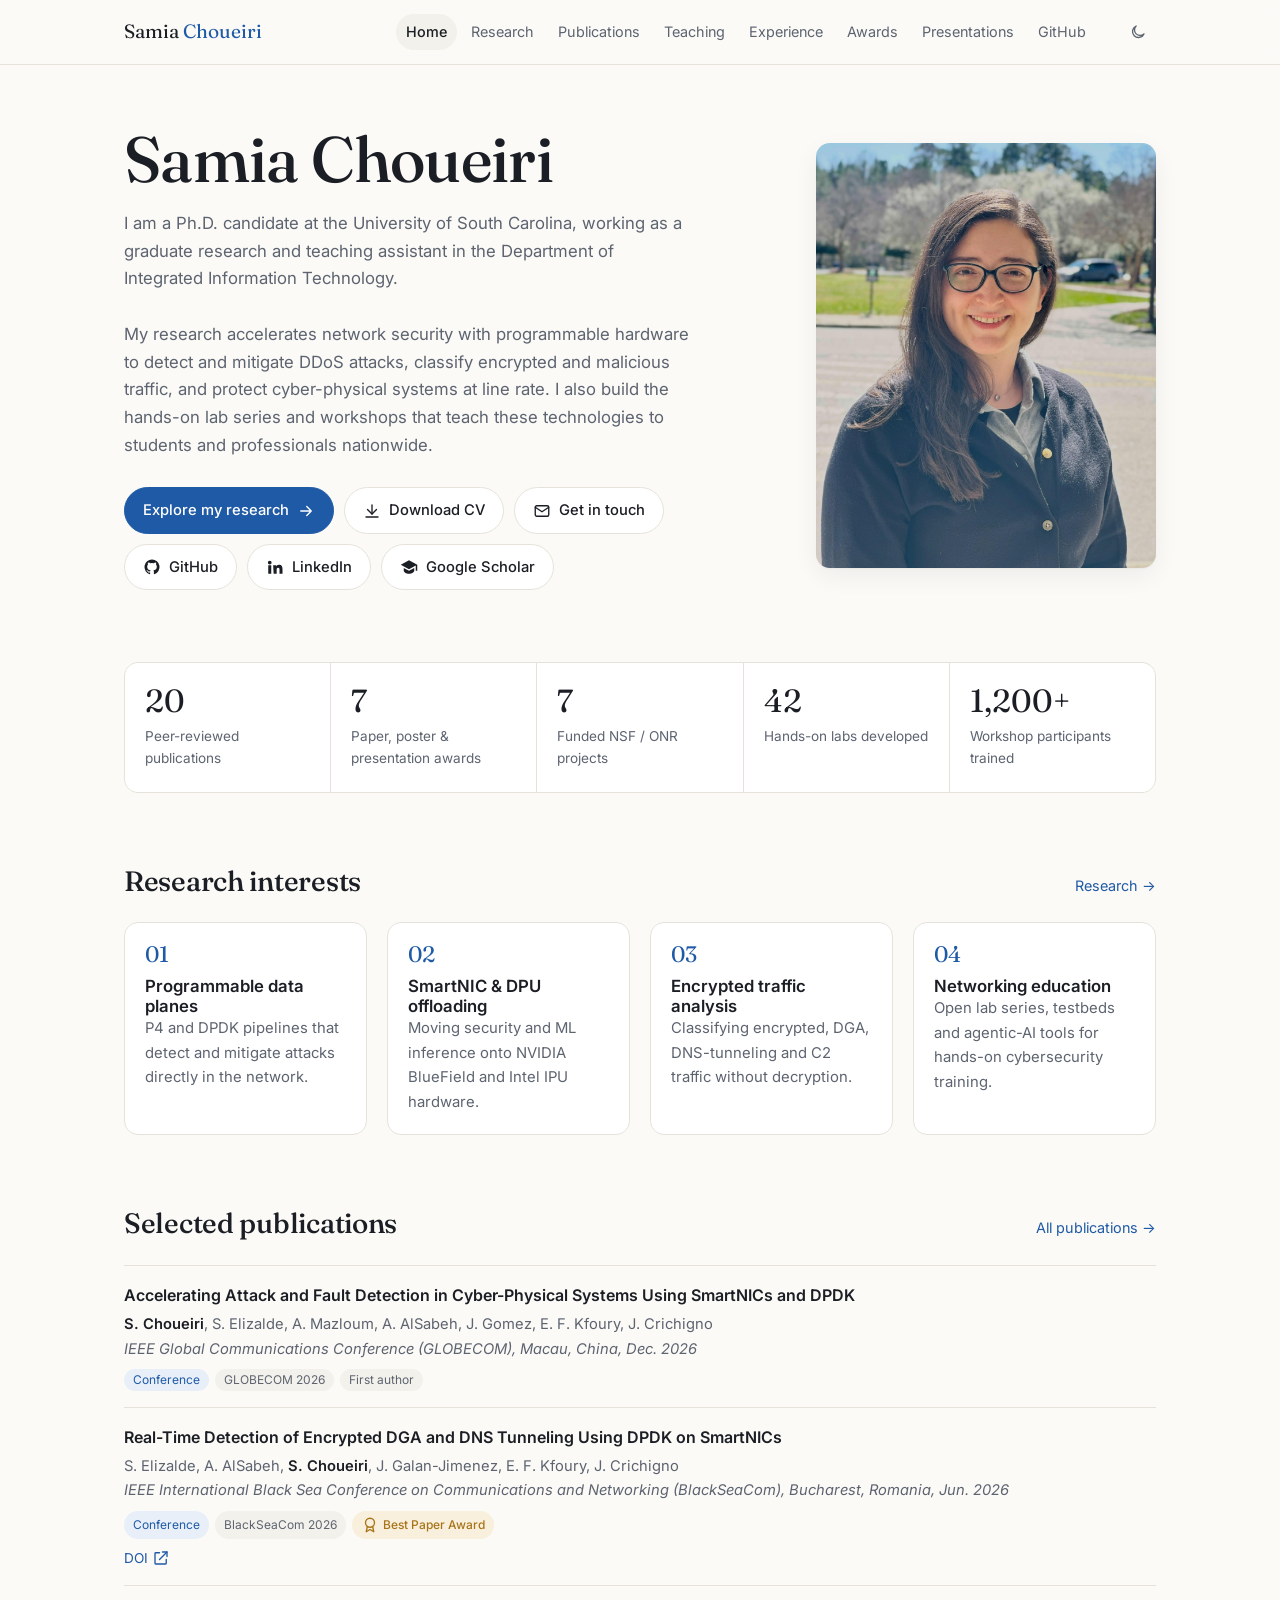
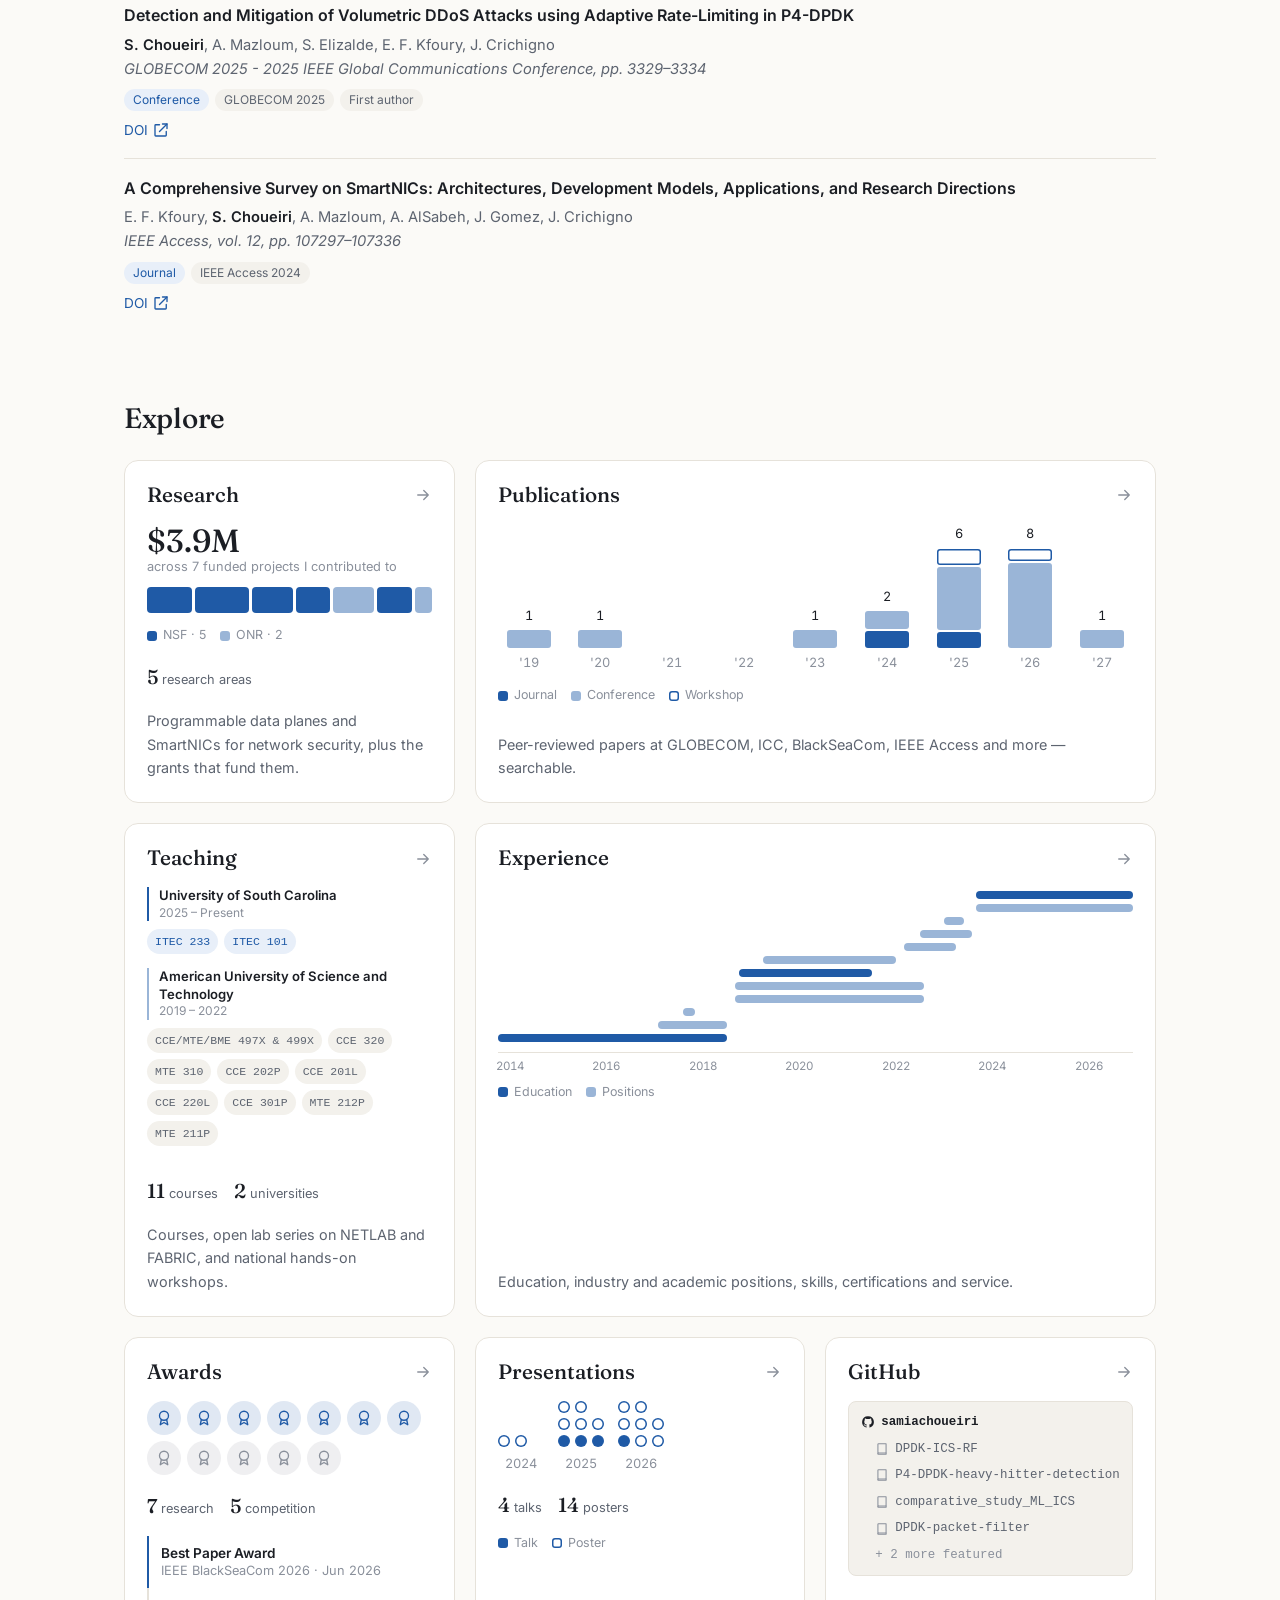
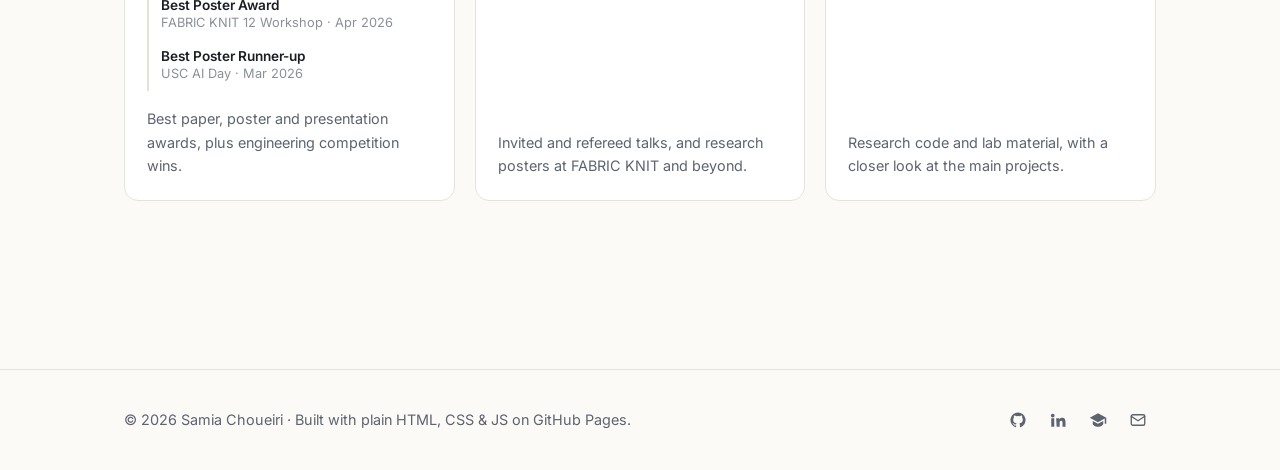
<file: index.html>
<!doctype html>
<html lang="en">
<head>
  <meta charset="utf-8">
  <meta name="viewport" content="width=device-width, initial-scale=1">
  <title>Samia Choueiri — Network Security Researcher</title>
  <meta name="description" content="Samia Choueiri is a Ph.D. researcher at the University of South Carolina working on network security with P4, DPDK and SmartNICs.">
  <link rel="preconnect" href="https://fonts.googleapis.com">
  <link rel="preconnect" href="https://fonts.gstatic.com" crossorigin>
  <link rel="stylesheet" href="https://fonts.googleapis.com/css2?family=Fraunces:opsz,wght@9..144,400;9..144,500&family=Inter:wght@400;500;600&display=swap">
  <link rel="stylesheet" href="assets/css/main.css">
  <script src="assets/js/theme-init.js"></script>
</head>
<body data-page="home">
  <div id="site-header"></div>

  <main class="container">
    <section data-render="home-hero"></section>
    <section class="section" data-render="home-stats"></section>
    <section class="section" data-render="home-interests"></section>
    <section class="section" data-render="home-publications"></section>
    <section class="section" data-render="home-explore"></section>
  </main>

  <div id="site-footer"></div>
  <script src="assets/js/loader.js"></script>
</body>
</html>
</file>
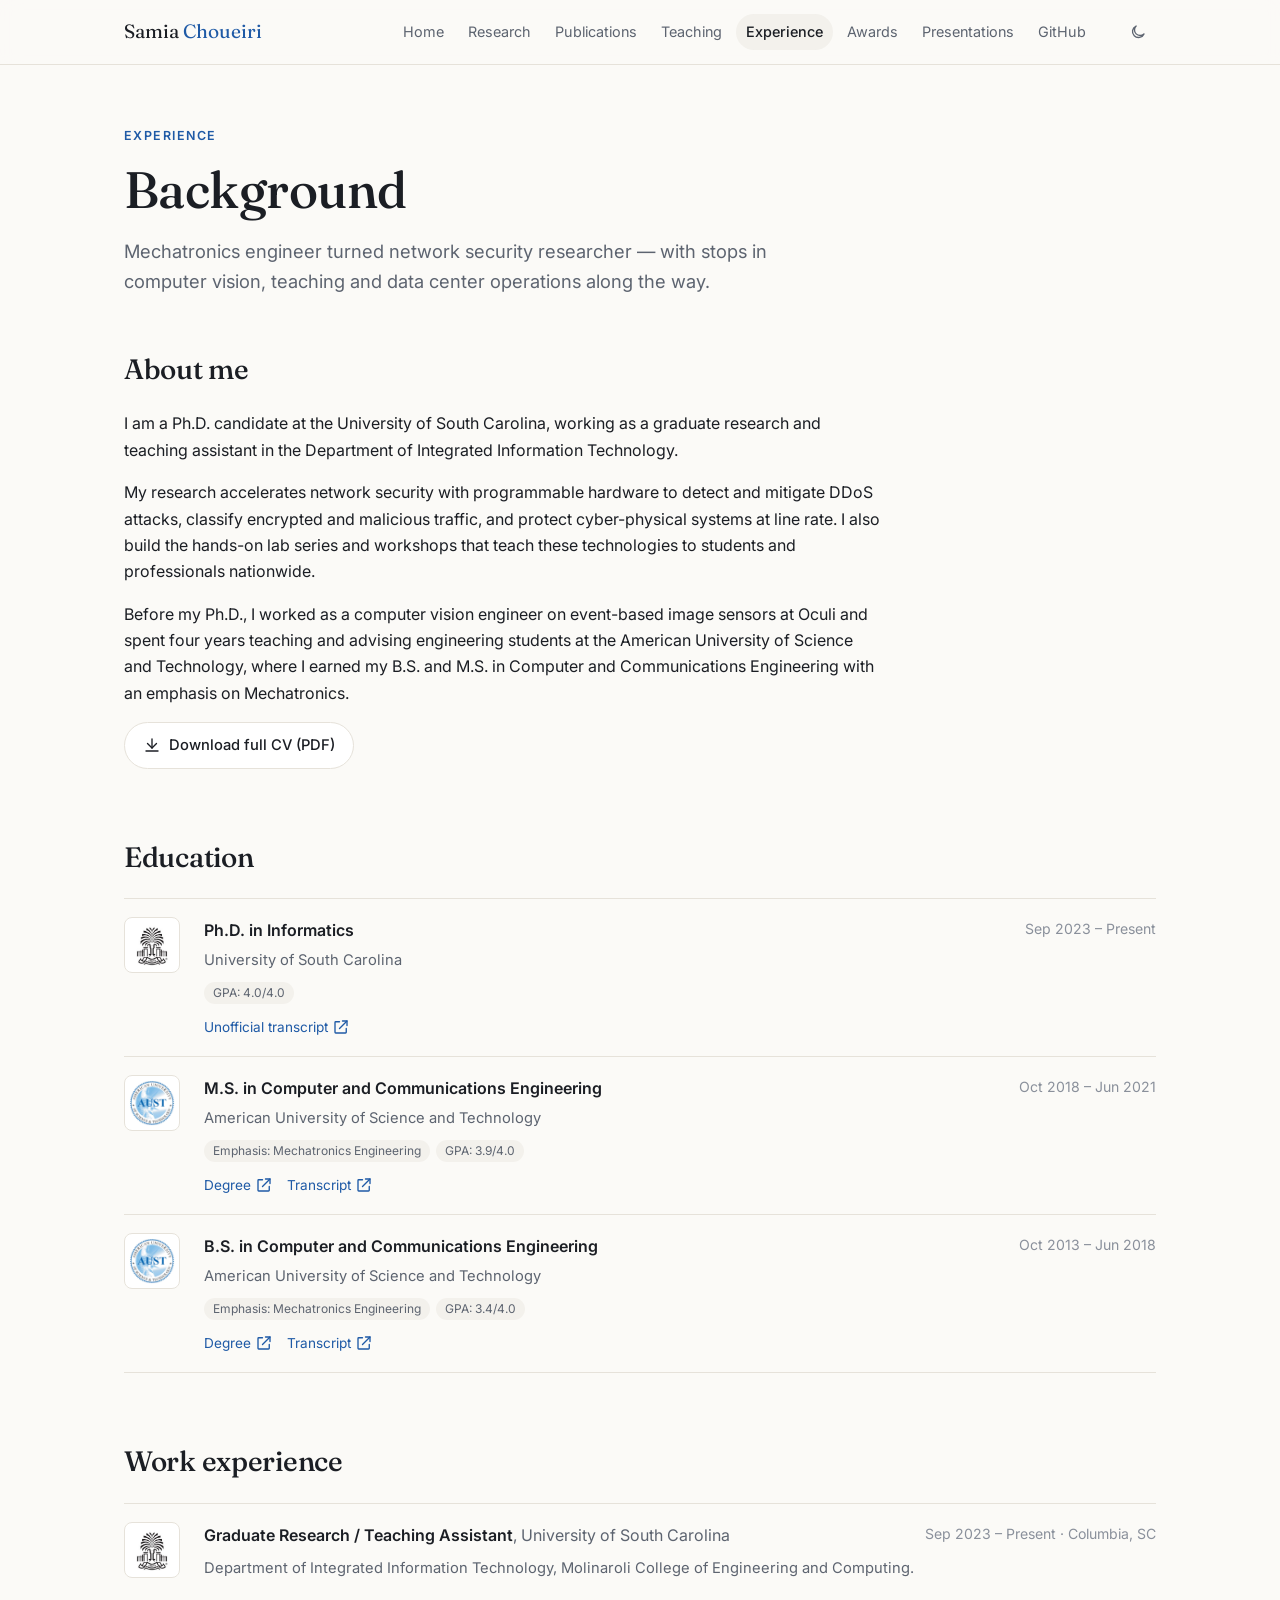
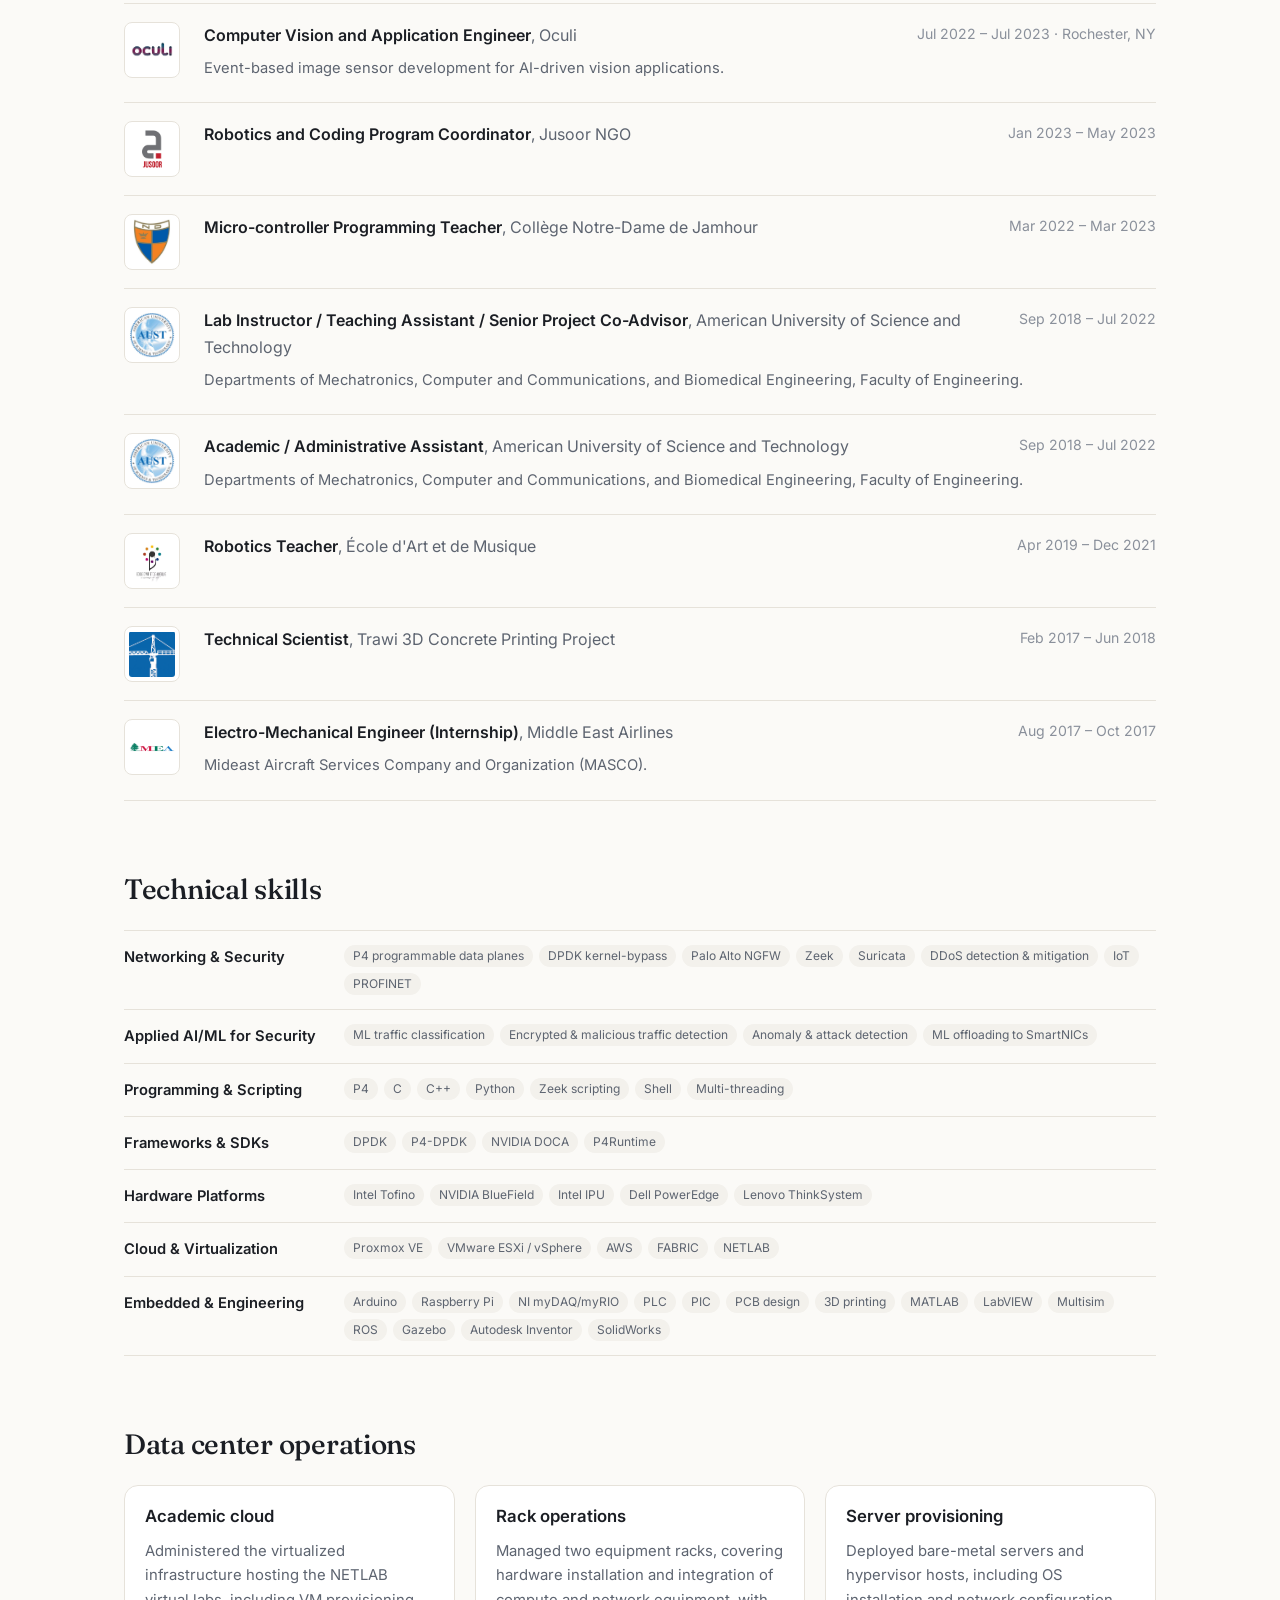
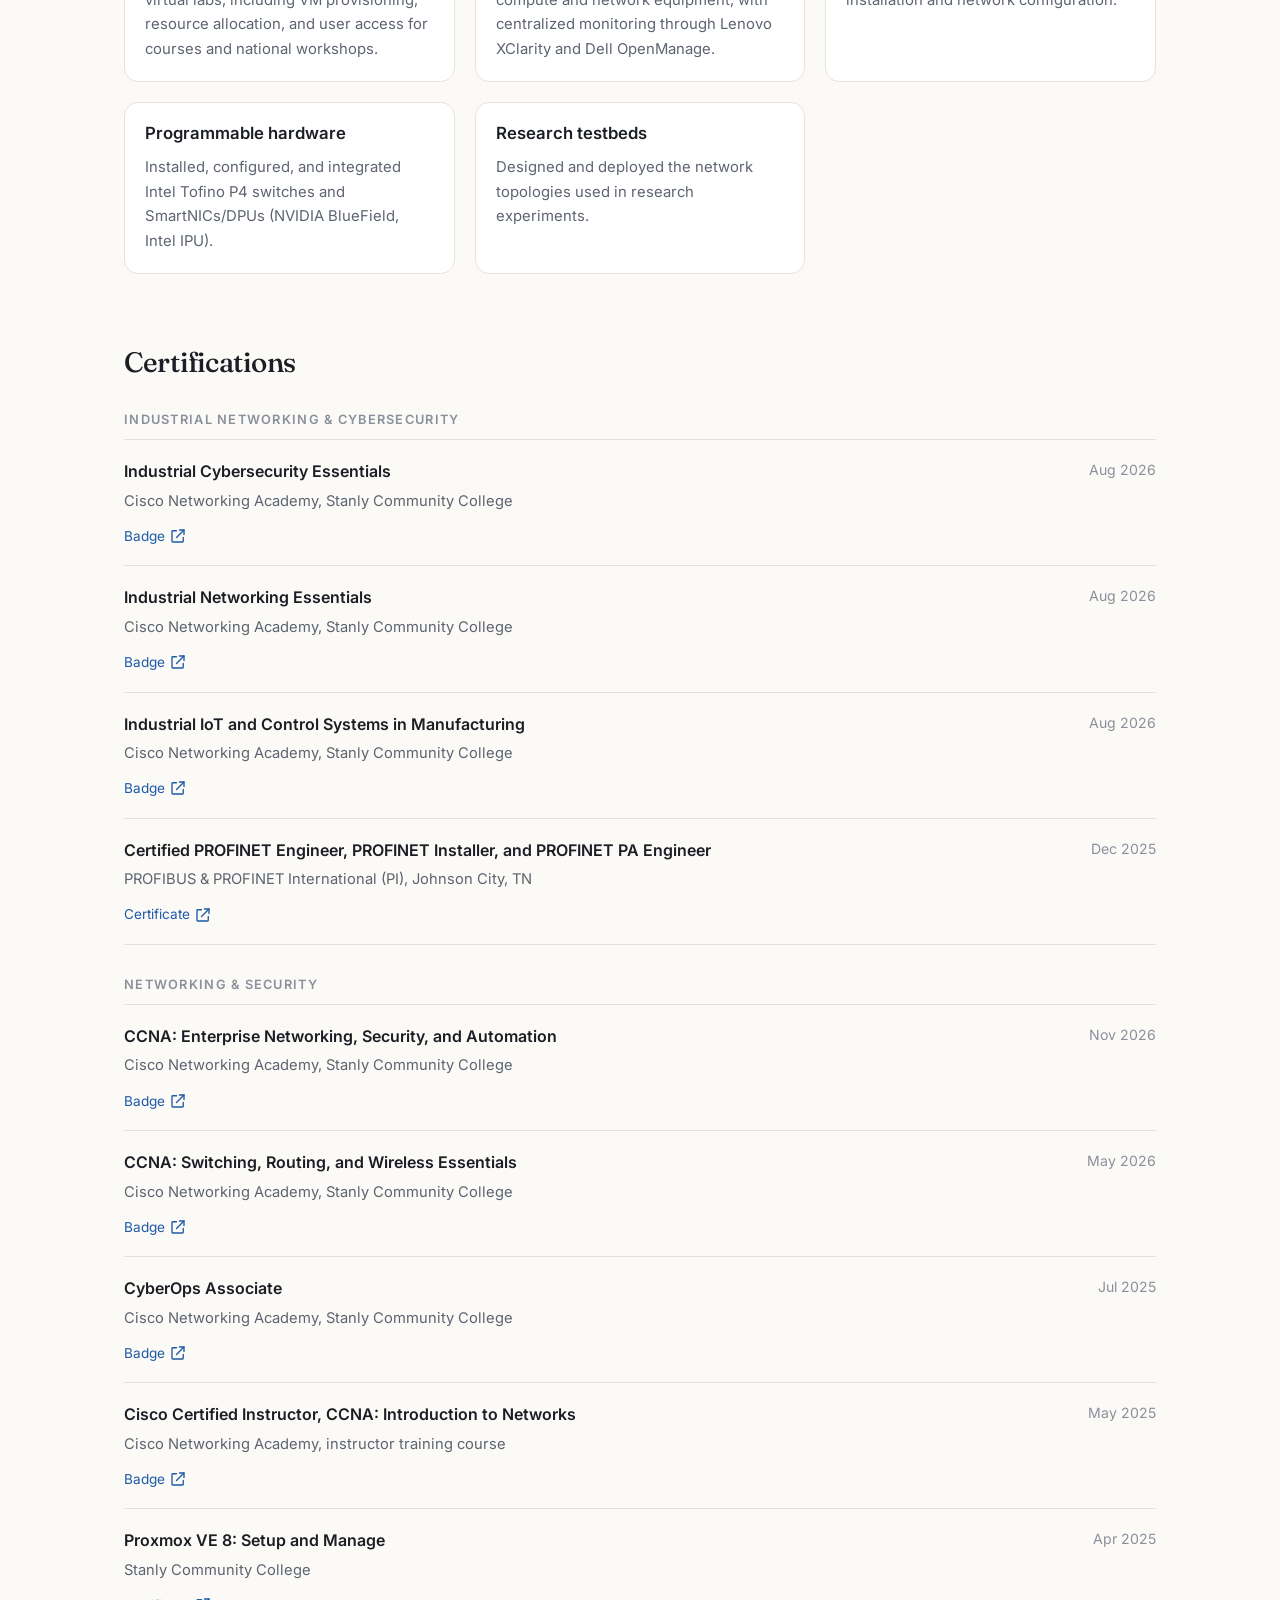
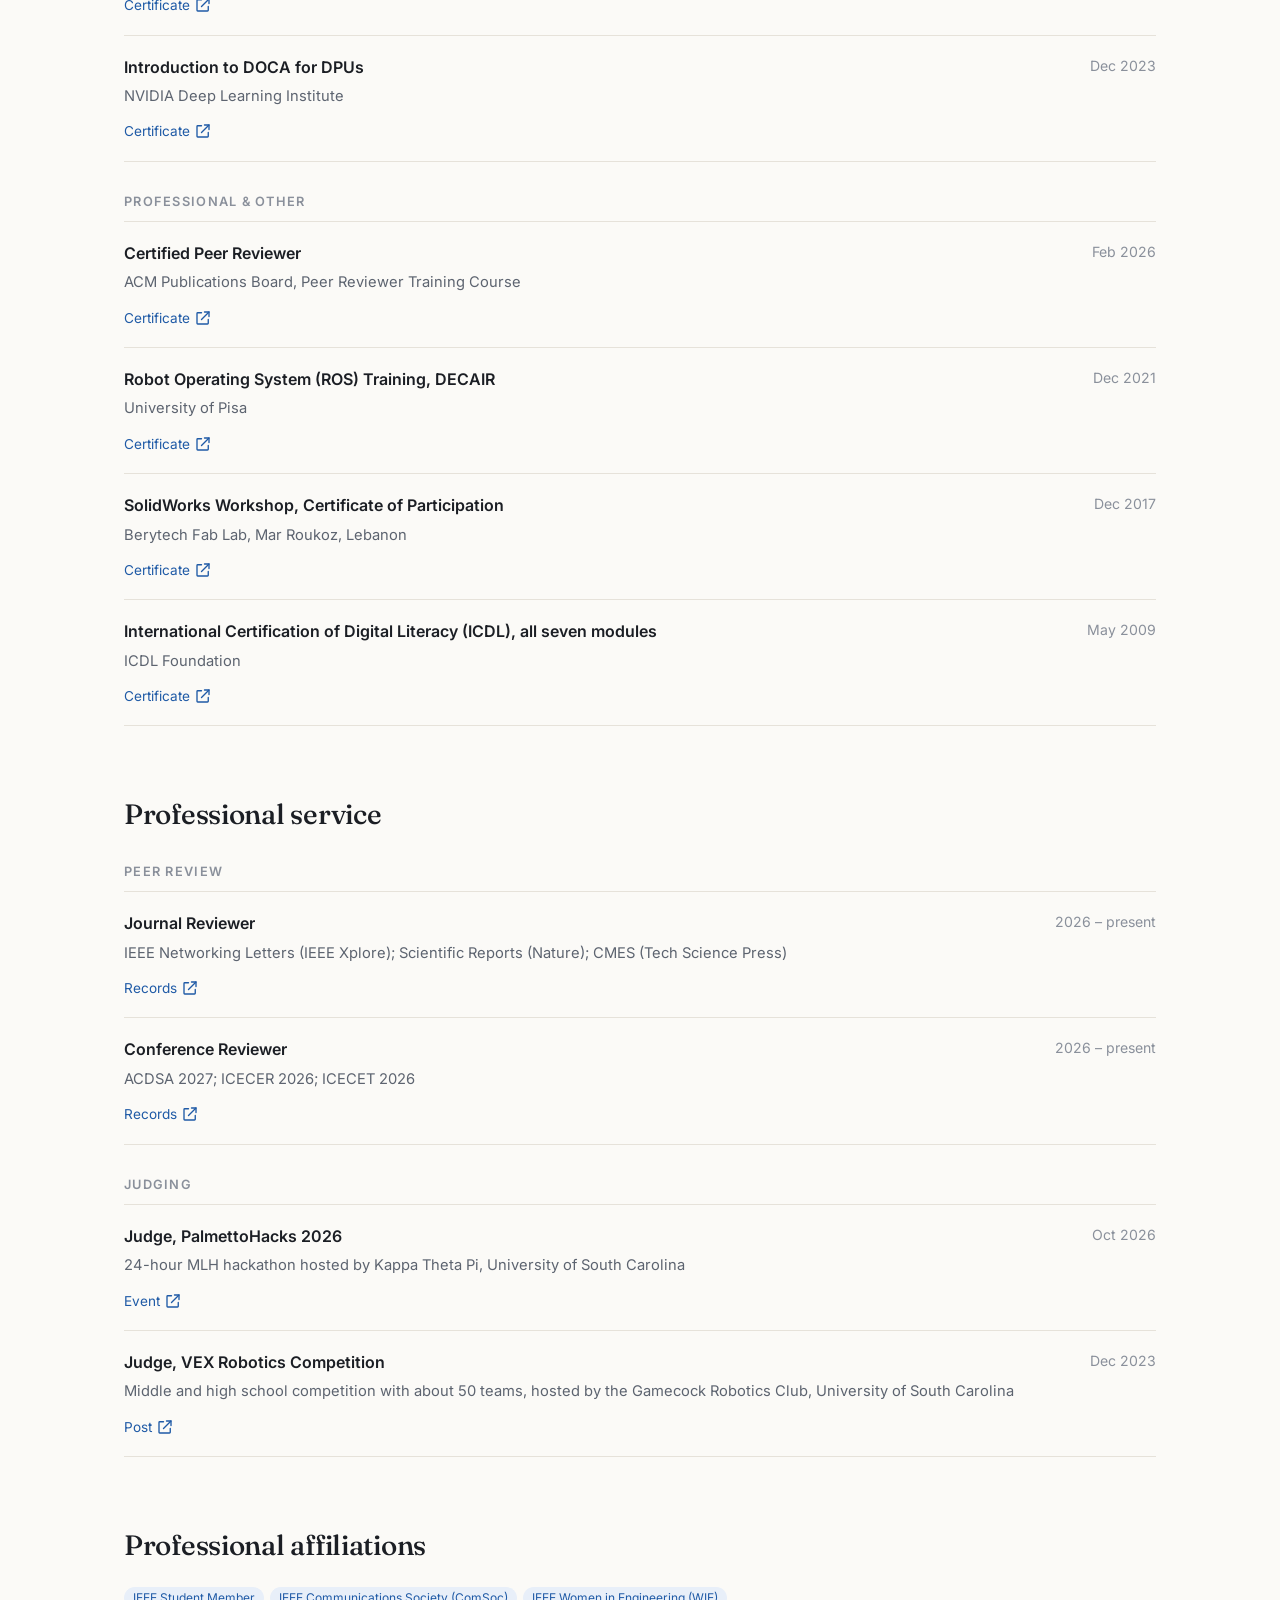
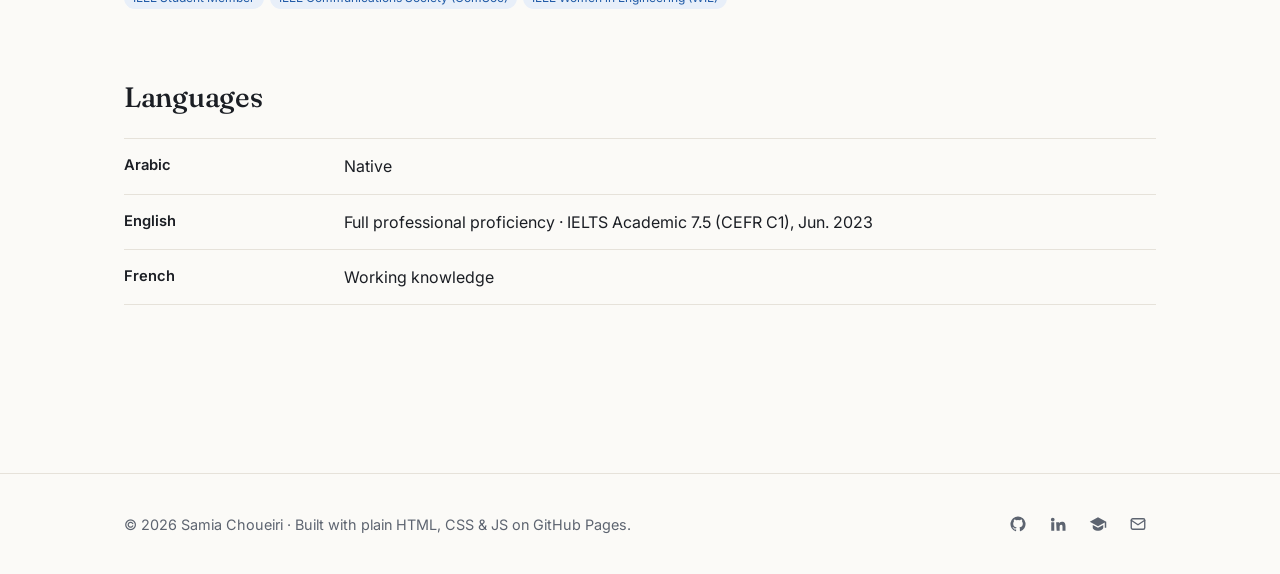
<file: experience.html>
<!doctype html>
<html lang="en">
<head>
  <meta charset="utf-8">
  <meta name="viewport" content="width=device-width, initial-scale=1">
  <title>Experience · Samia Choueiri</title>
  <meta name="description" content="Education, work experience, skills and certifications of Samia Choueiri.">
  <link rel="preconnect" href="https://fonts.googleapis.com">
  <link rel="preconnect" href="https://fonts.gstatic.com" crossorigin>
  <link rel="stylesheet" href="https://fonts.googleapis.com/css2?family=Fraunces:opsz,wght@9..144,400;9..144,500&family=Inter:wght@400;500;600&display=swap">
  <link rel="stylesheet" href="assets/css/main.css">
  <script src="assets/js/theme-init.js"></script>
</head>
<body data-page="experience">
  <div id="site-header"></div>

  <main class="container">
    <header class="page-hero">
      <span class="eyebrow">Experience</span>
      <h1>Background</h1>
      <p class="lead">Mechatronics engineer turned network security researcher — with stops in computer vision, teaching and data center operations along the way.</p>
    </header>
    <section class="section" data-render="about"></section>
    <section class="section" data-render="education"></section>
    <section class="section" data-render="positions"></section>
    <section class="section" data-render="skills"></section>
    <section class="section" data-render="datacenter"></section>
    <section class="section" data-render="certifications"></section>
    <section class="section" data-render="service"></section>
    <section class="section" data-render="affiliations"></section>
    <section class="section" data-render="languages"></section>
  </main>

  <div id="site-footer"></div>
  <script src="assets/js/loader.js"></script>
</body>
</html>
</file>
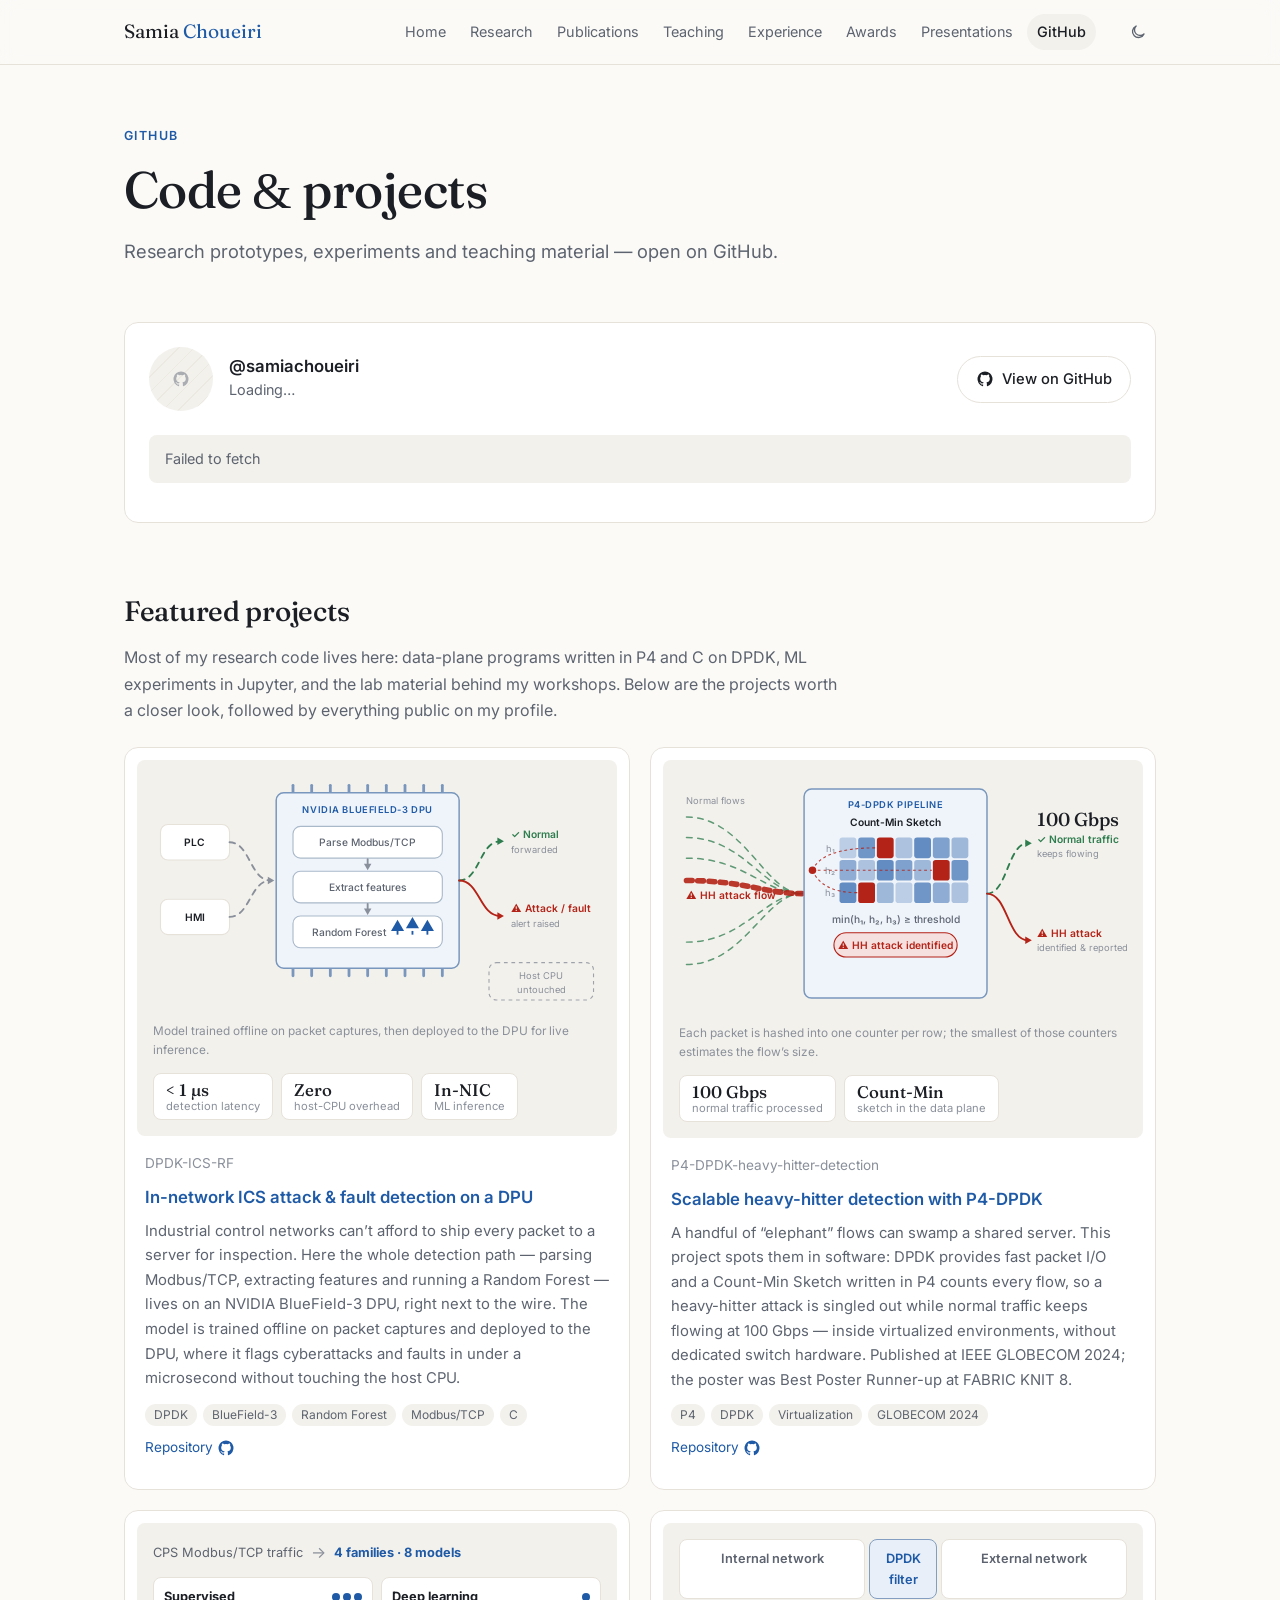
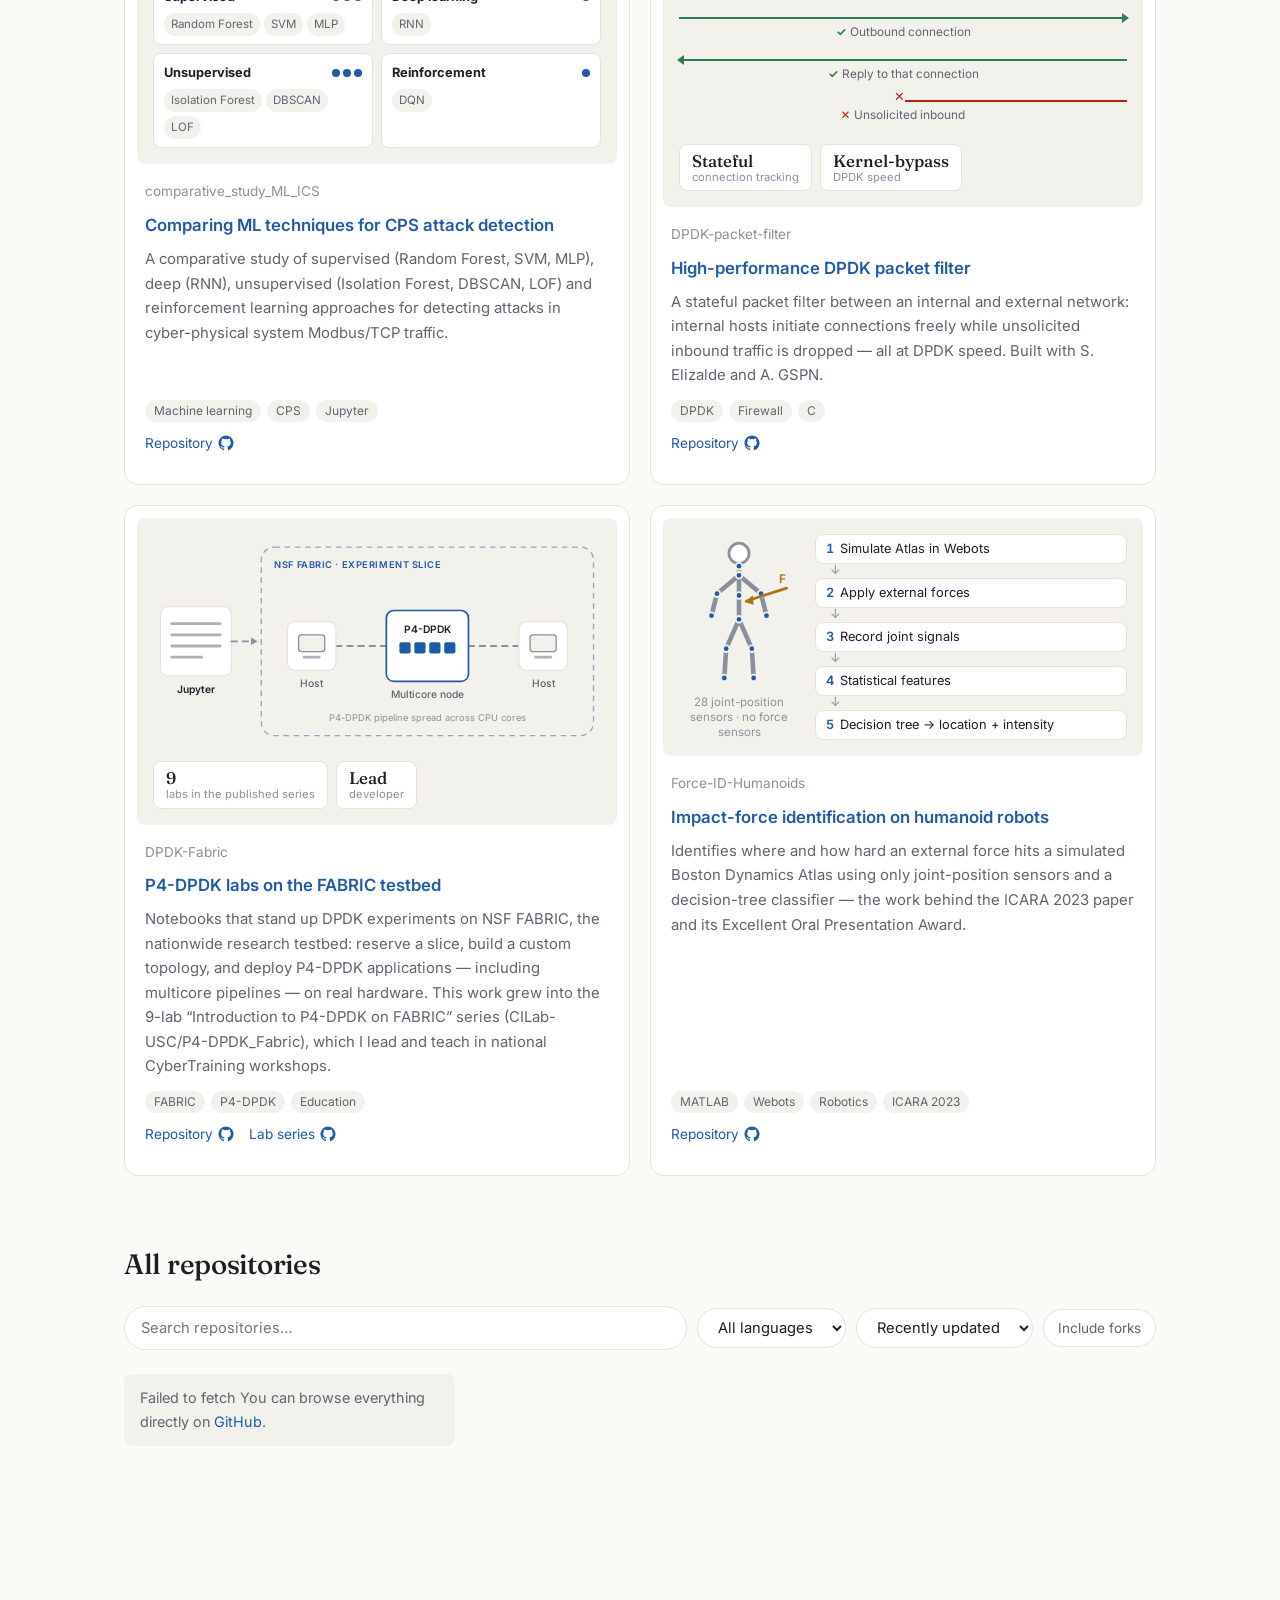
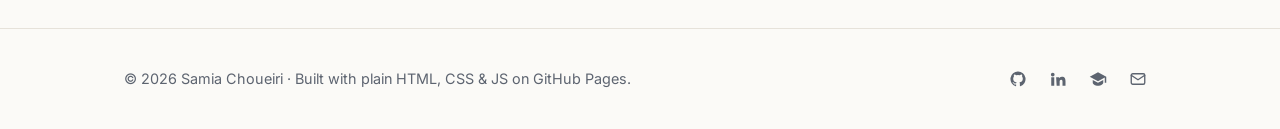
<file: github.html>
<!doctype html>
<html lang="en">
<head>
  <meta charset="utf-8">
  <meta name="viewport" content="width=device-width, initial-scale=1">
  <title>GitHub · Samia Choueiri</title>
  <meta name="description" content="Open-source research code and lab materials by Samia Choueiri.">
  <link rel="preconnect" href="https://fonts.googleapis.com">
  <link rel="preconnect" href="https://fonts.gstatic.com" crossorigin>
  <link rel="stylesheet" href="https://fonts.googleapis.com/css2?family=Fraunces:opsz,wght@9..144,400;9..144,500&family=Inter:wght@400;500;600&display=swap">
  <link rel="stylesheet" href="assets/css/main.css">
  <script src="assets/js/theme-init.js"></script>
</head>
<body data-page="github">
  <div id="site-header"></div>

  <main class="container">
    <header class="page-hero">
      <span class="eyebrow">GitHub</span>
      <h1>Code &amp; projects</h1>
      <p class="lead">Research prototypes, experiments and teaching material — open on GitHub.</p>
    </header>
    <section class="section" data-render="github-overview"></section>
    <section class="section" data-render="github-featured"></section>
    <section class="section" data-render="github-repos"></section>
  </main>

  <div id="site-footer"></div>
  <script src="assets/js/loader.js"></script>
</body>
</html>
</file>
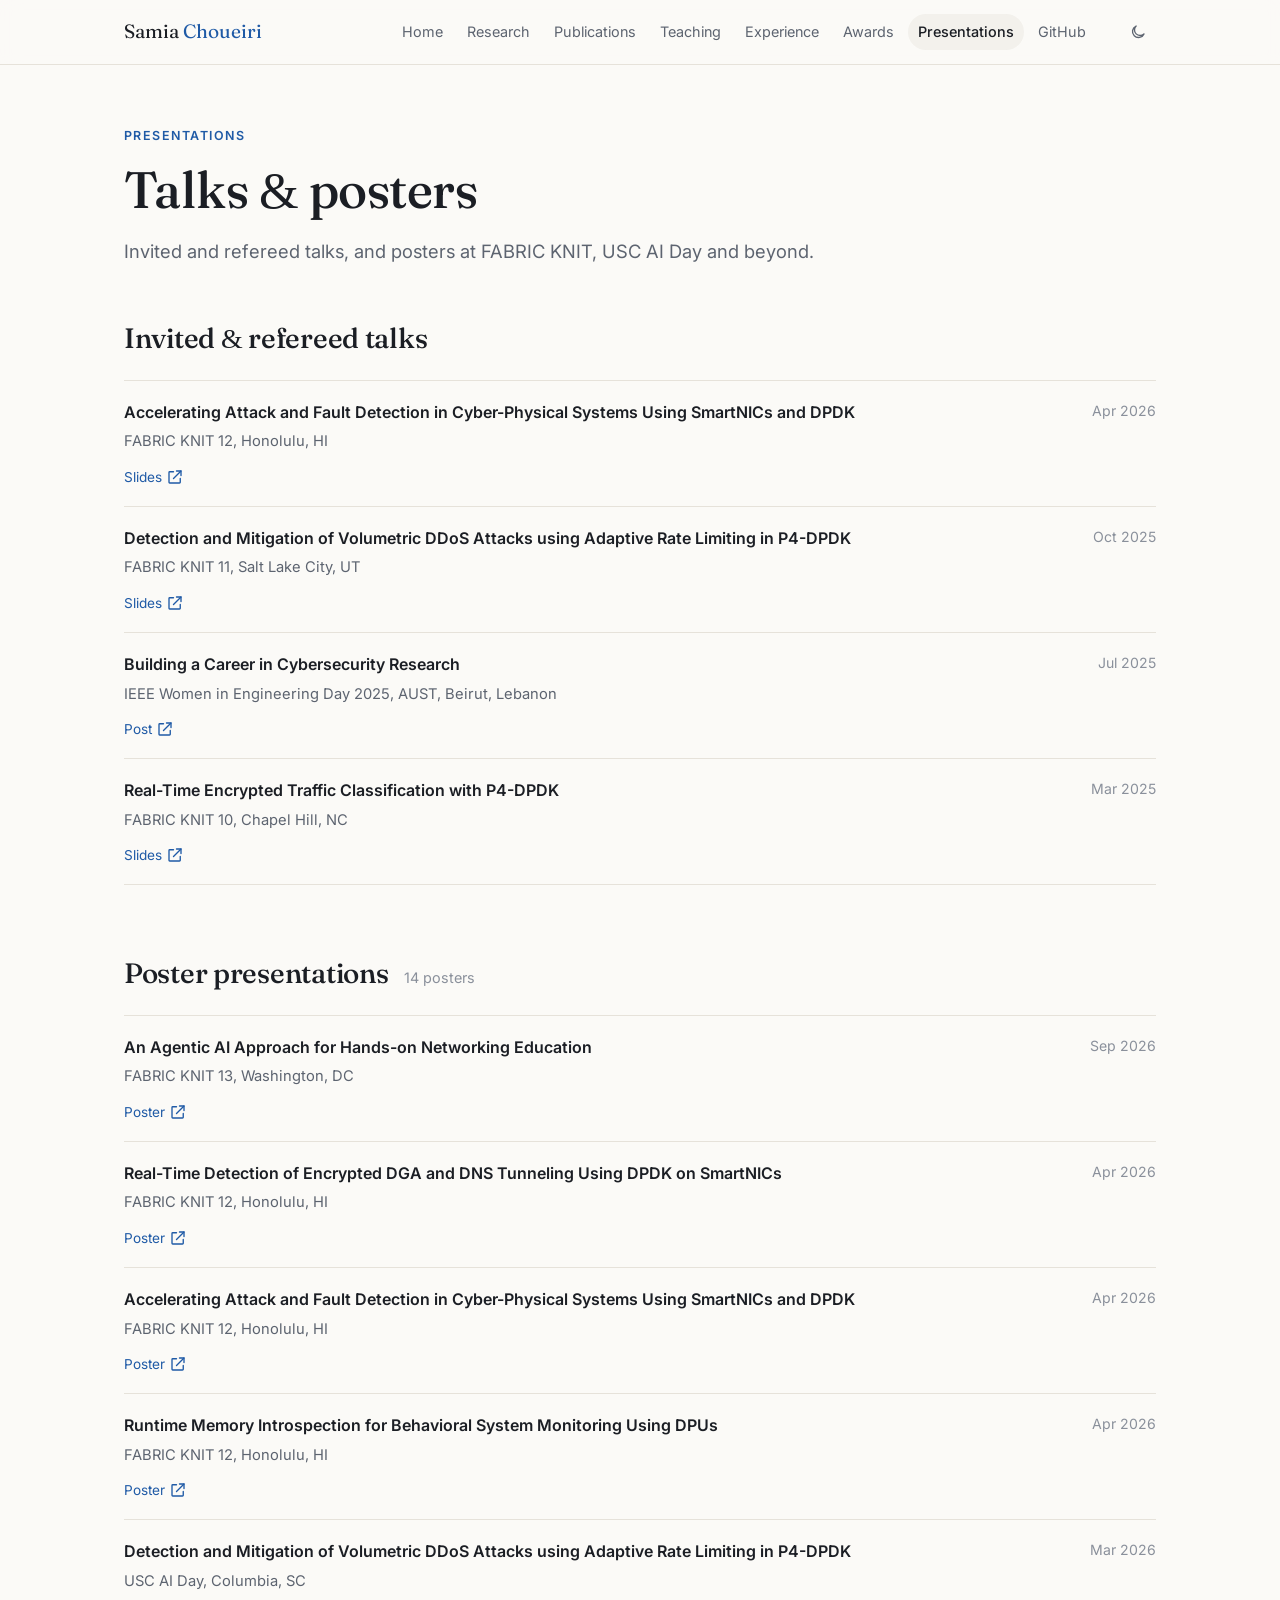
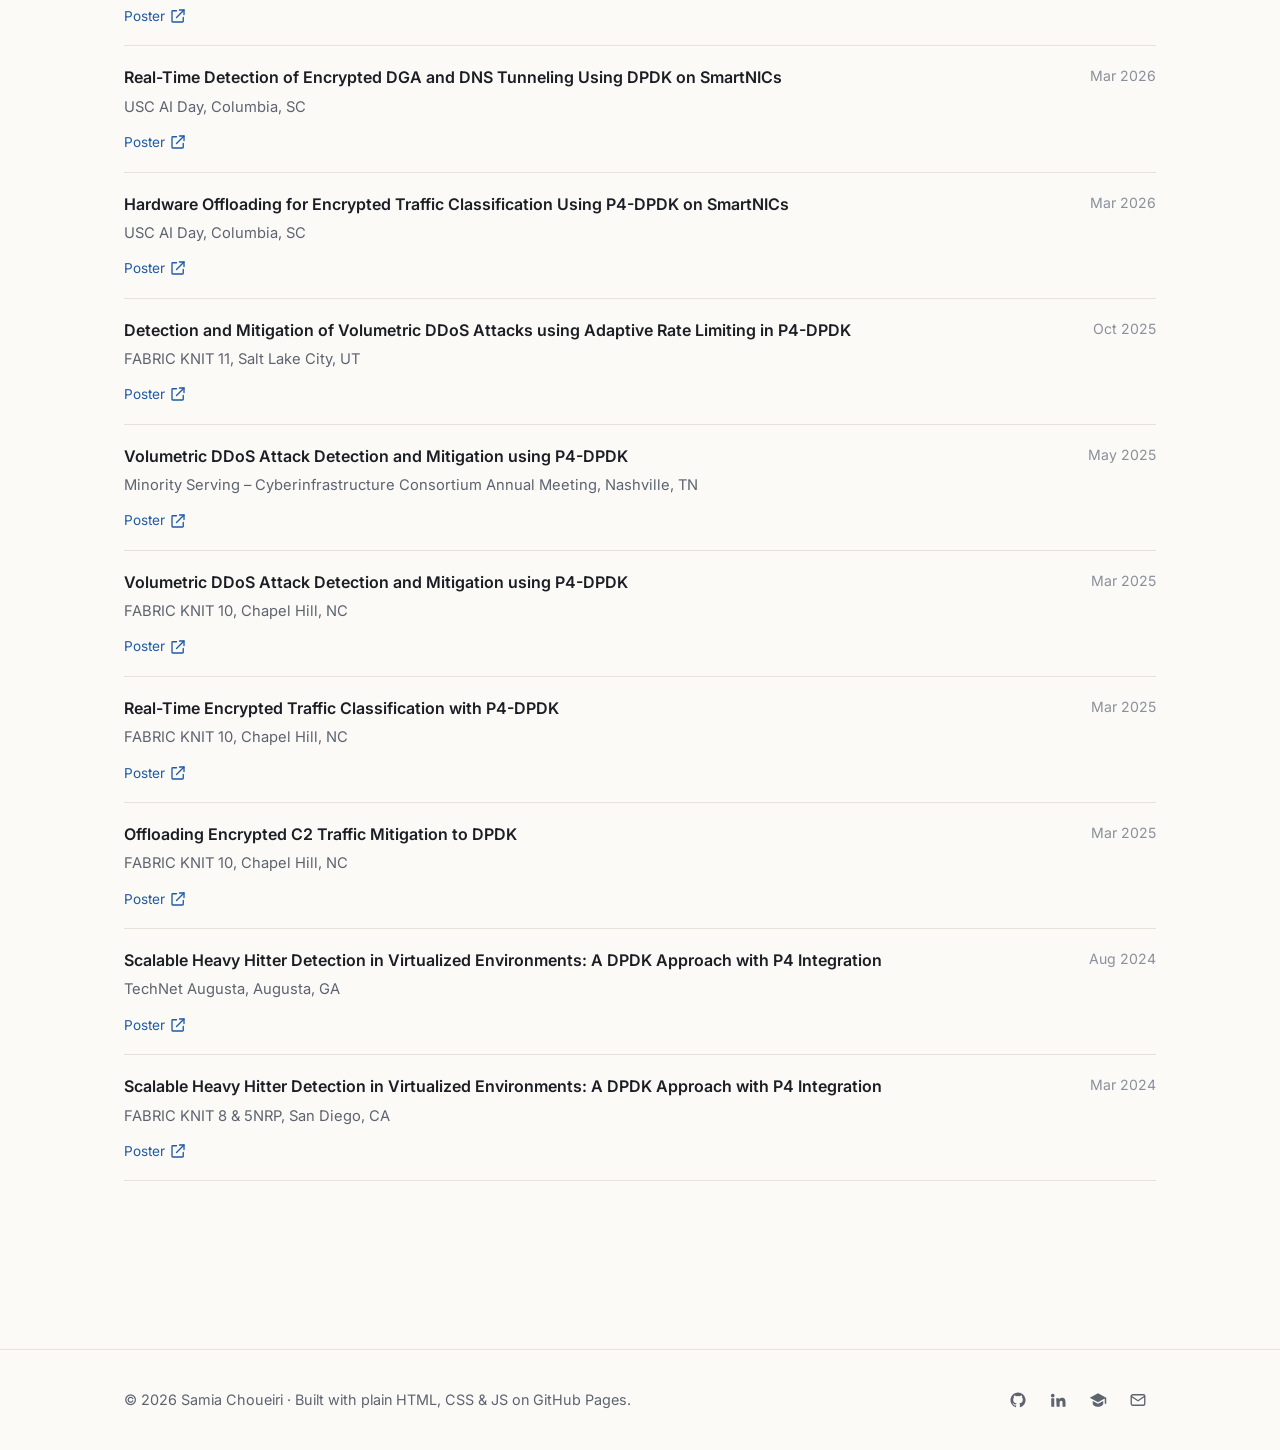
<file: presentations.html>
<!doctype html>
<html lang="en">
<head>
  <meta charset="utf-8">
  <meta name="viewport" content="width=device-width, initial-scale=1">
  <title>Presentations · Samia Choueiri</title>
  <meta name="description" content="Talks and poster presentations by Samia Choueiri.">
  <link rel="preconnect" href="https://fonts.googleapis.com">
  <link rel="preconnect" href="https://fonts.gstatic.com" crossorigin>
  <link rel="stylesheet" href="https://fonts.googleapis.com/css2?family=Fraunces:opsz,wght@9..144,400;9..144,500&family=Inter:wght@400;500;600&display=swap">
  <link rel="stylesheet" href="assets/css/main.css">
  <script src="assets/js/theme-init.js"></script>
</head>
<body data-page="presentations">
  <div id="site-header"></div>

  <main class="container">
    <header class="page-hero">
      <span class="eyebrow">Presentations</span>
      <h1>Talks &amp; posters</h1>
      <p class="lead">Invited and refereed talks, and posters at FABRIC KNIT, USC AI Day and beyond.</p>
    </header>
    <section class="section" data-render="talks"></section>
    <section class="section" data-render="posters"></section>
  </main>

  <div id="site-footer"></div>
  <script src="assets/js/loader.js"></script>
</body>
</html>
</file>
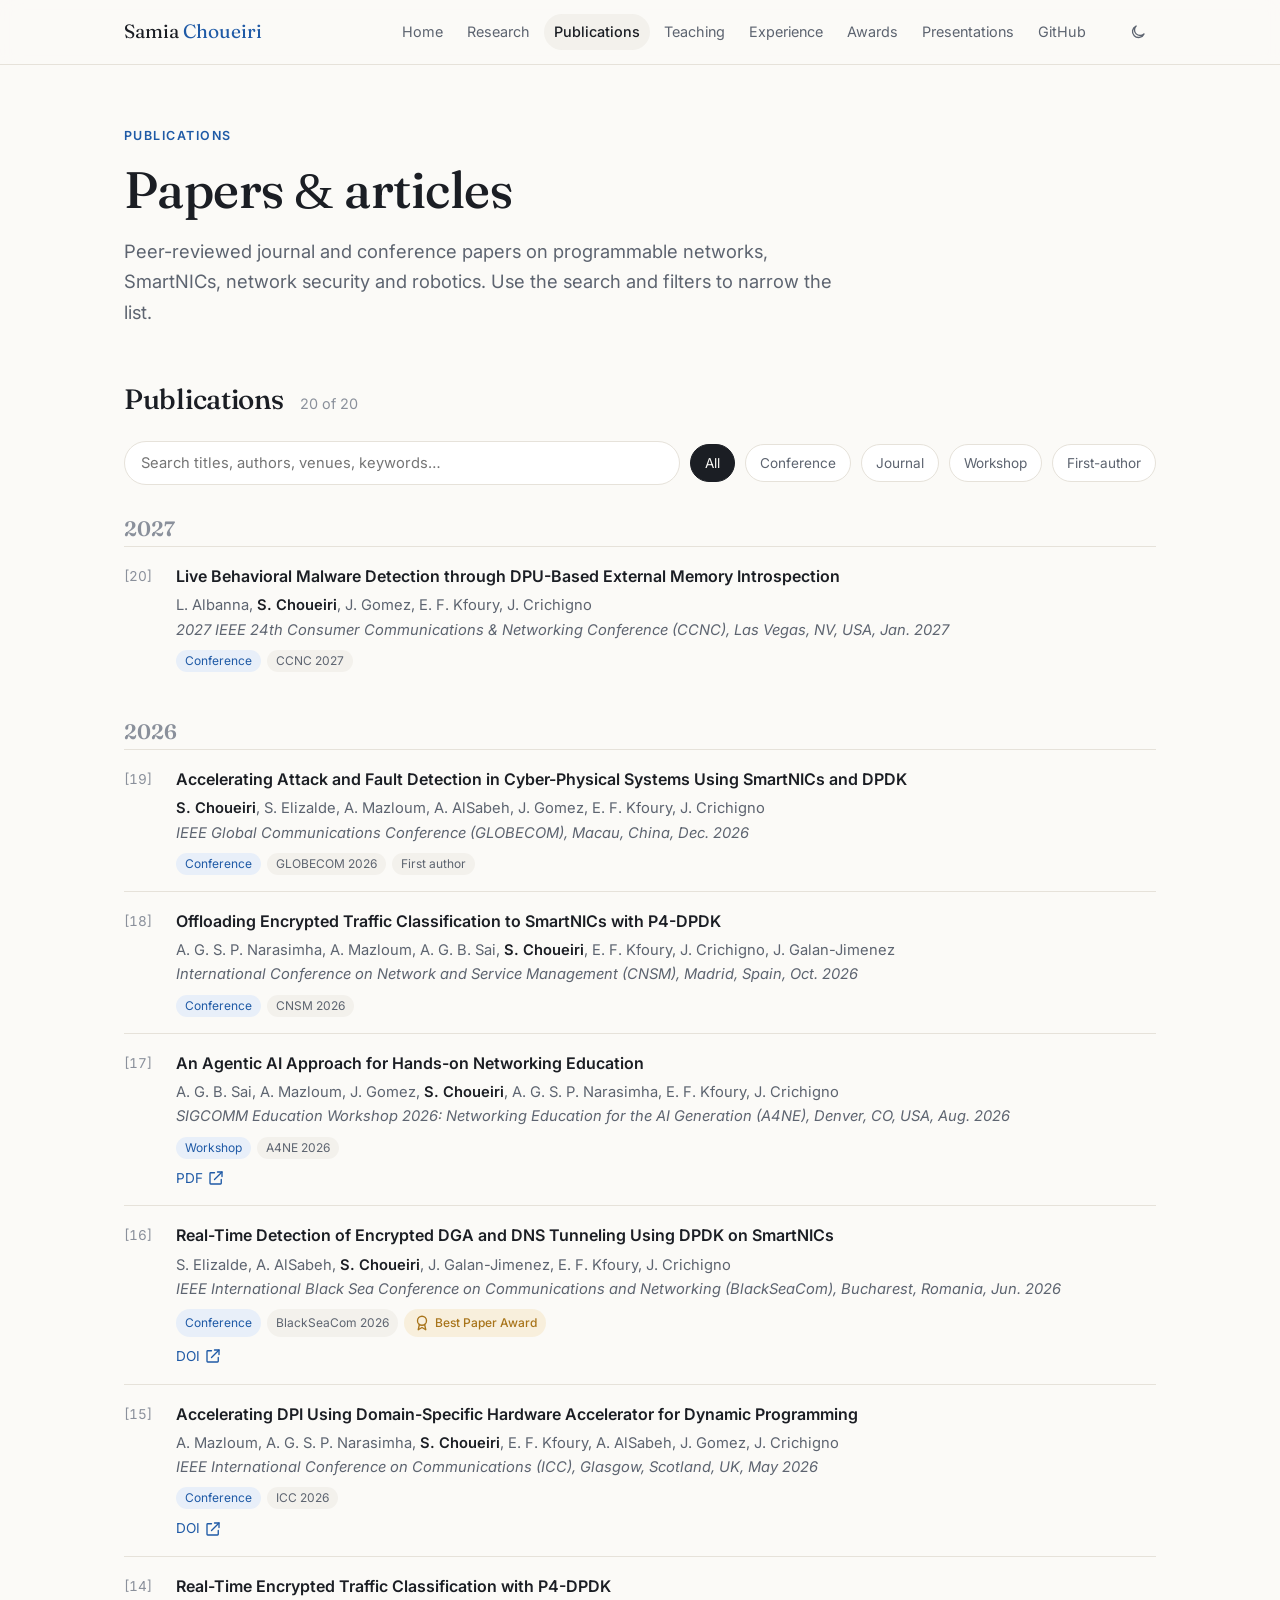
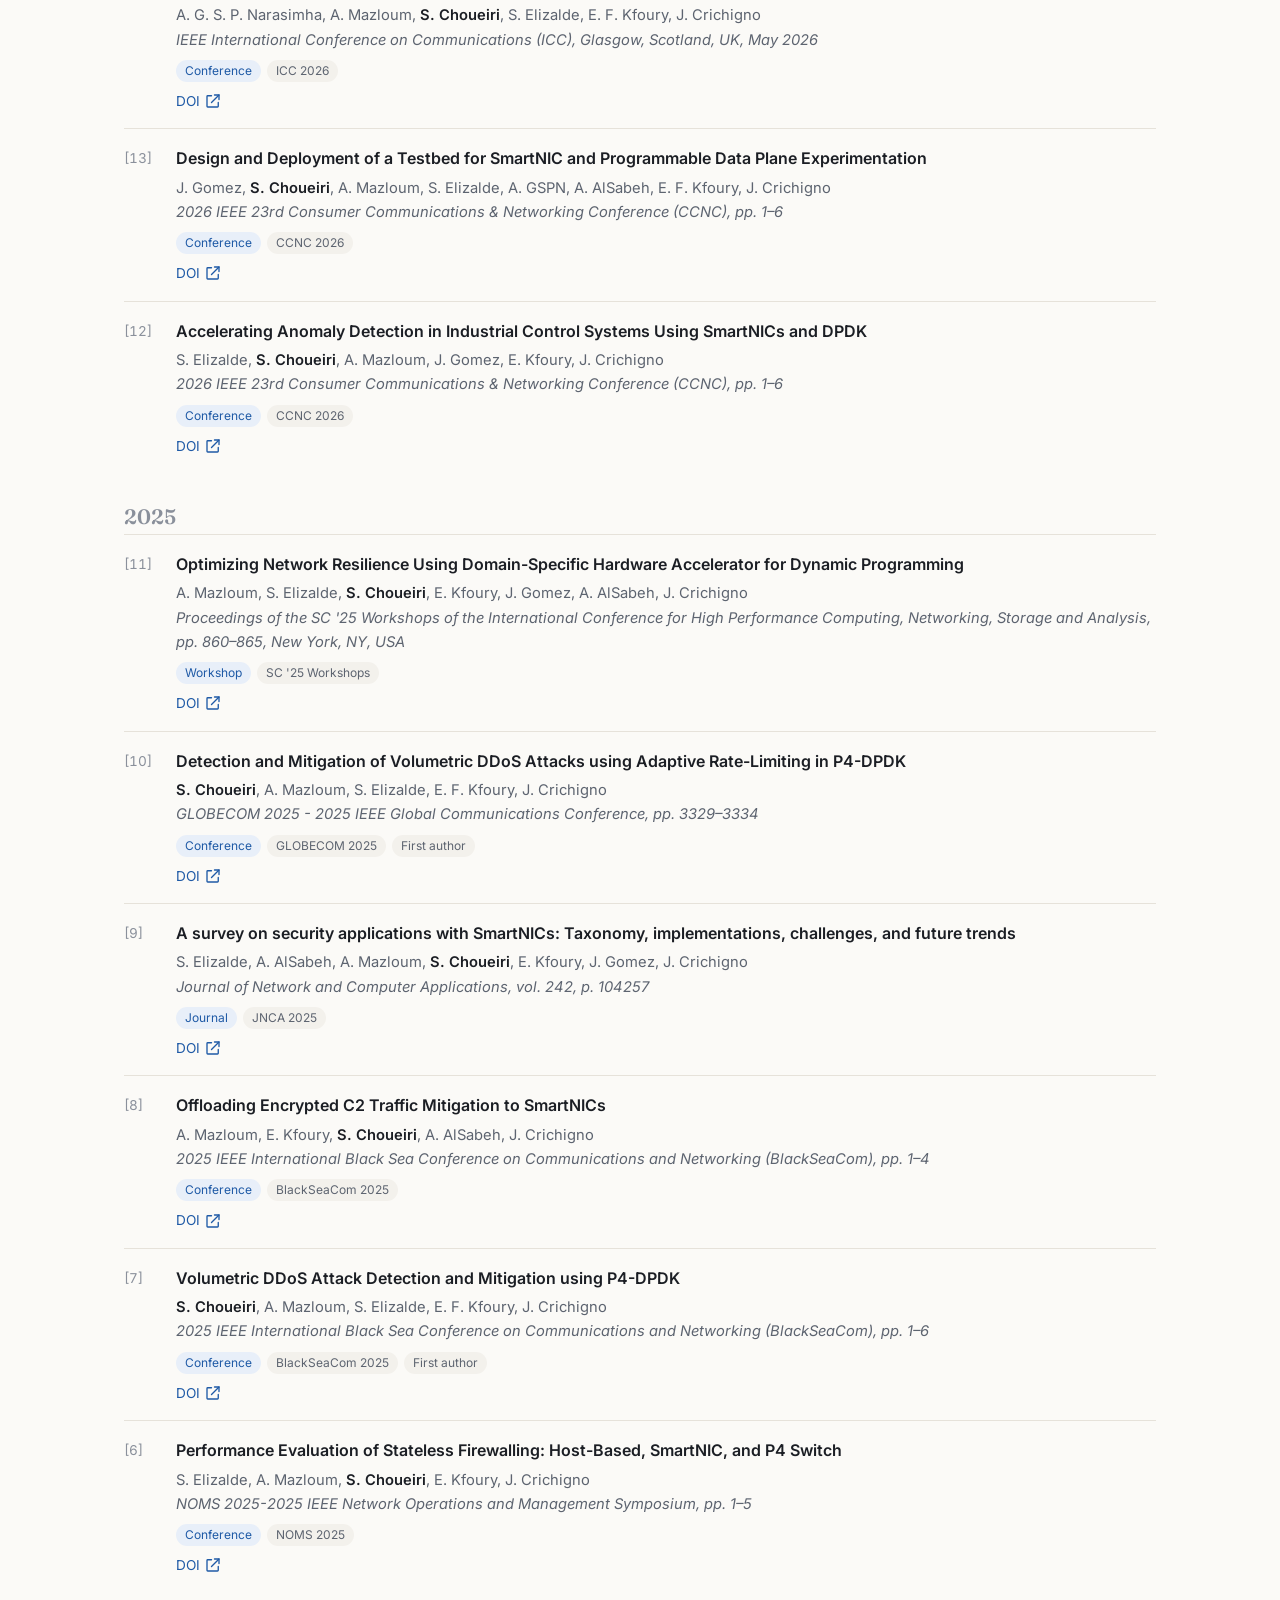
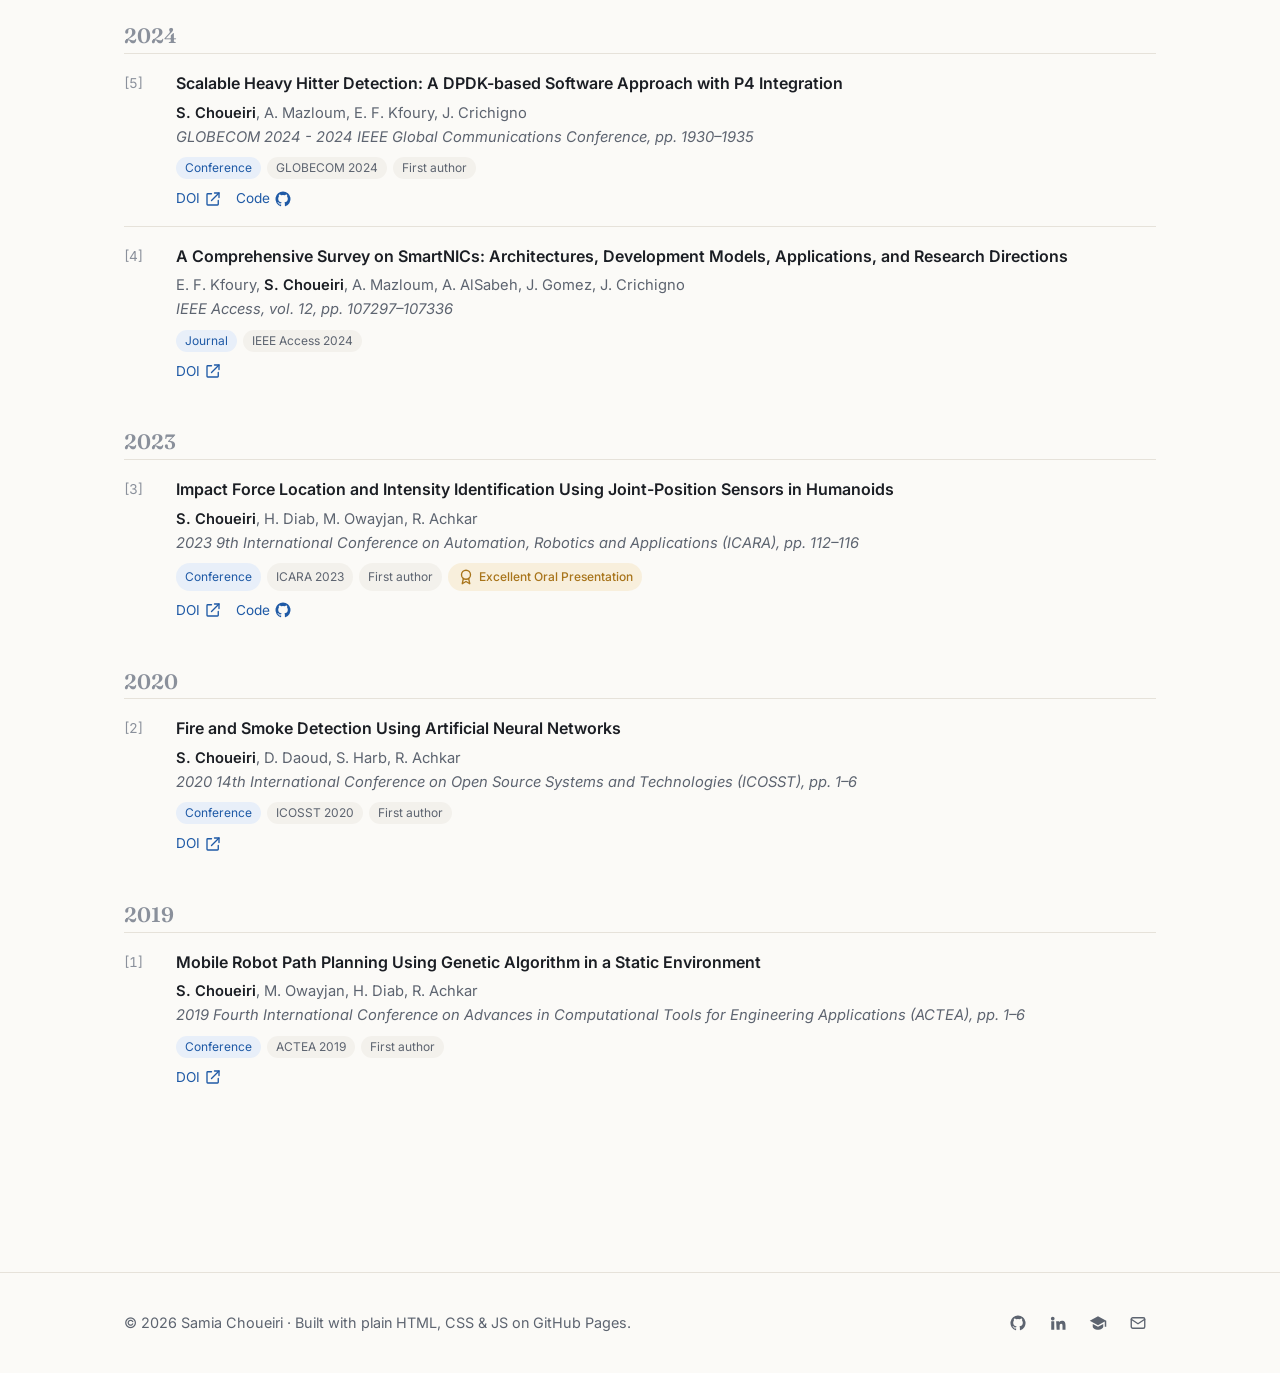
<file: publications.html>
<!doctype html>
<html lang="en">
<head>
  <meta charset="utf-8">
  <meta name="viewport" content="width=device-width, initial-scale=1">
  <title>Publications · Samia Choueiri</title>
  <meta name="description" content="Peer-reviewed publications by Samia Choueiri.">
  <link rel="preconnect" href="https://fonts.googleapis.com">
  <link rel="preconnect" href="https://fonts.gstatic.com" crossorigin>
  <link rel="stylesheet" href="https://fonts.googleapis.com/css2?family=Fraunces:opsz,wght@9..144,400;9..144,500&family=Inter:wght@400;500;600&display=swap">
  <link rel="stylesheet" href="assets/css/main.css">
  <script src="assets/js/theme-init.js"></script>
</head>
<body data-page="publications">
  <div id="site-header"></div>

  <main class="container">
    <header class="page-hero">
      <span class="eyebrow">Publications</span>
      <h1>Papers &amp; articles</h1>
      <p class="lead">Peer-reviewed journal and conference papers on programmable networks, SmartNICs, network security and robotics. Use the search and filters to narrow the list.</p>
    </header>
    <section class="section" data-render="publications"></section>
  </main>

  <div id="site-footer"></div>
  <script src="assets/js/loader.js"></script>
</body>
</html>
</file>
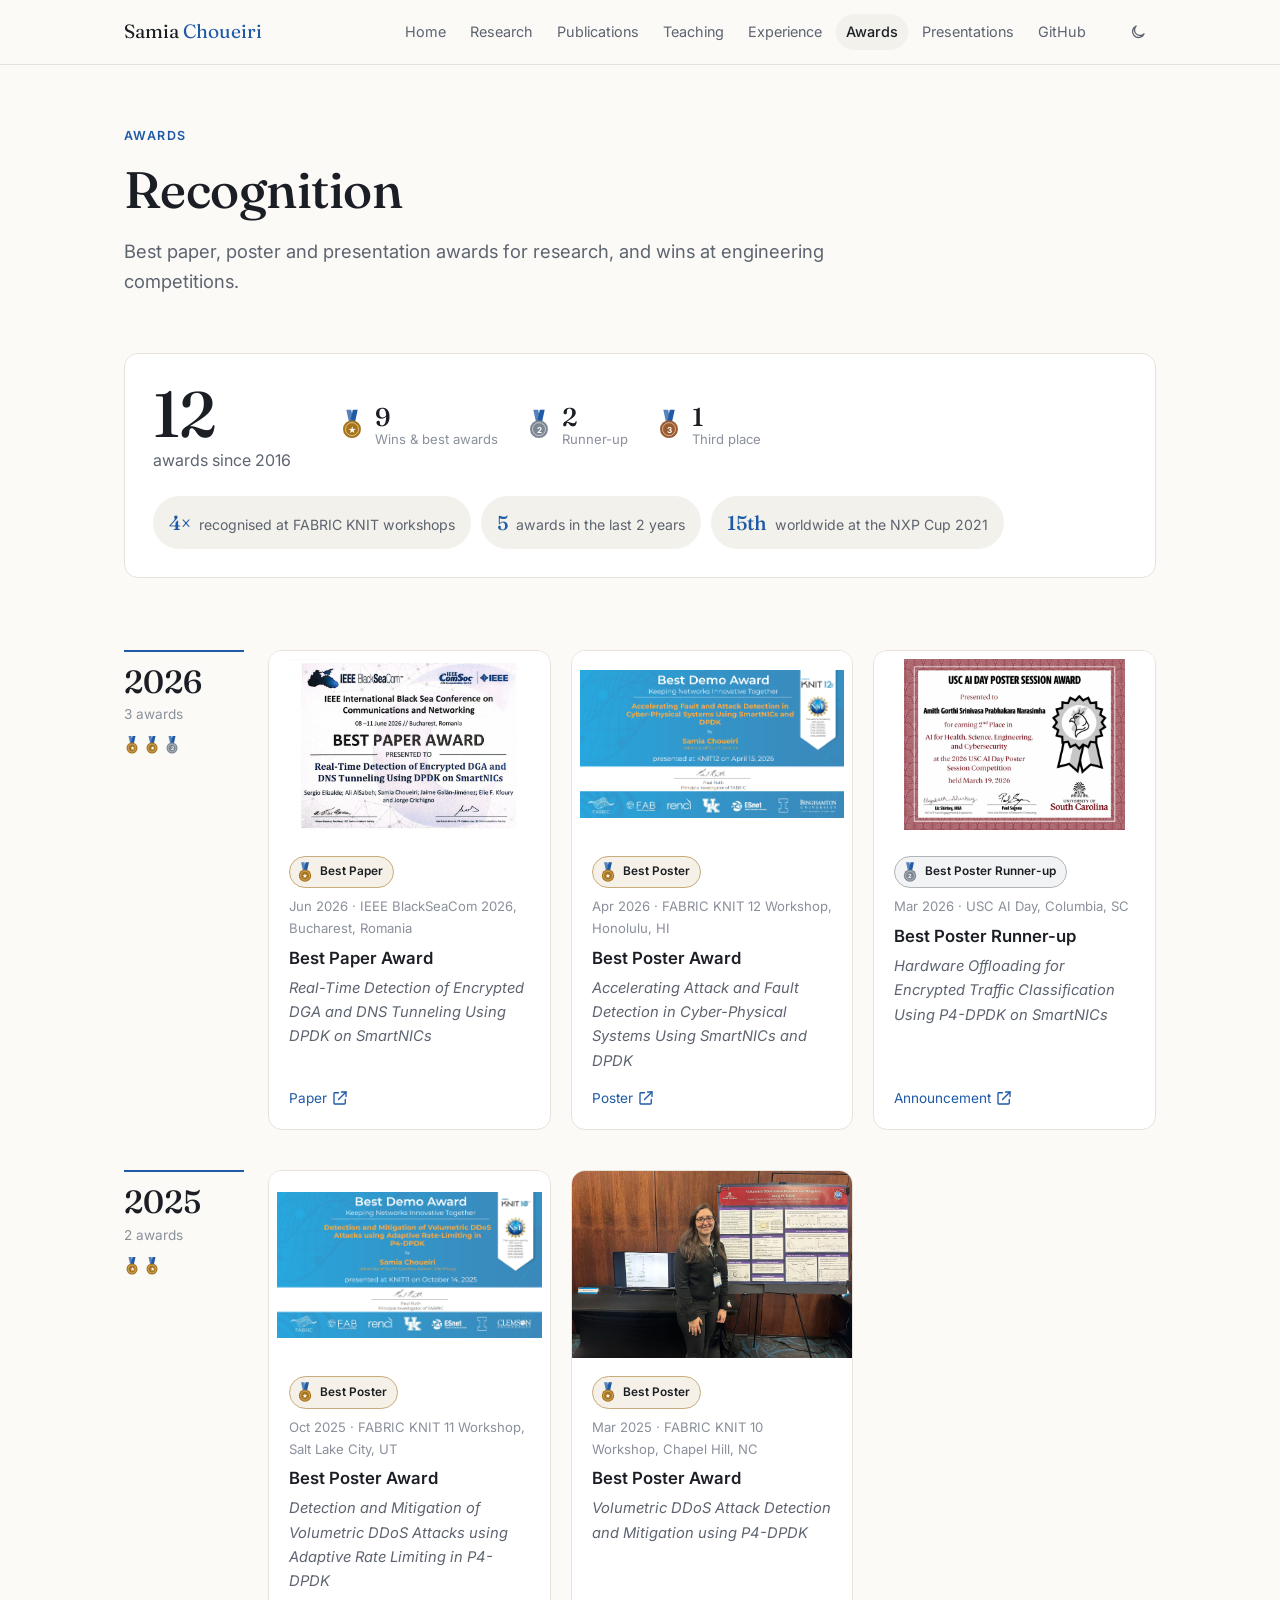
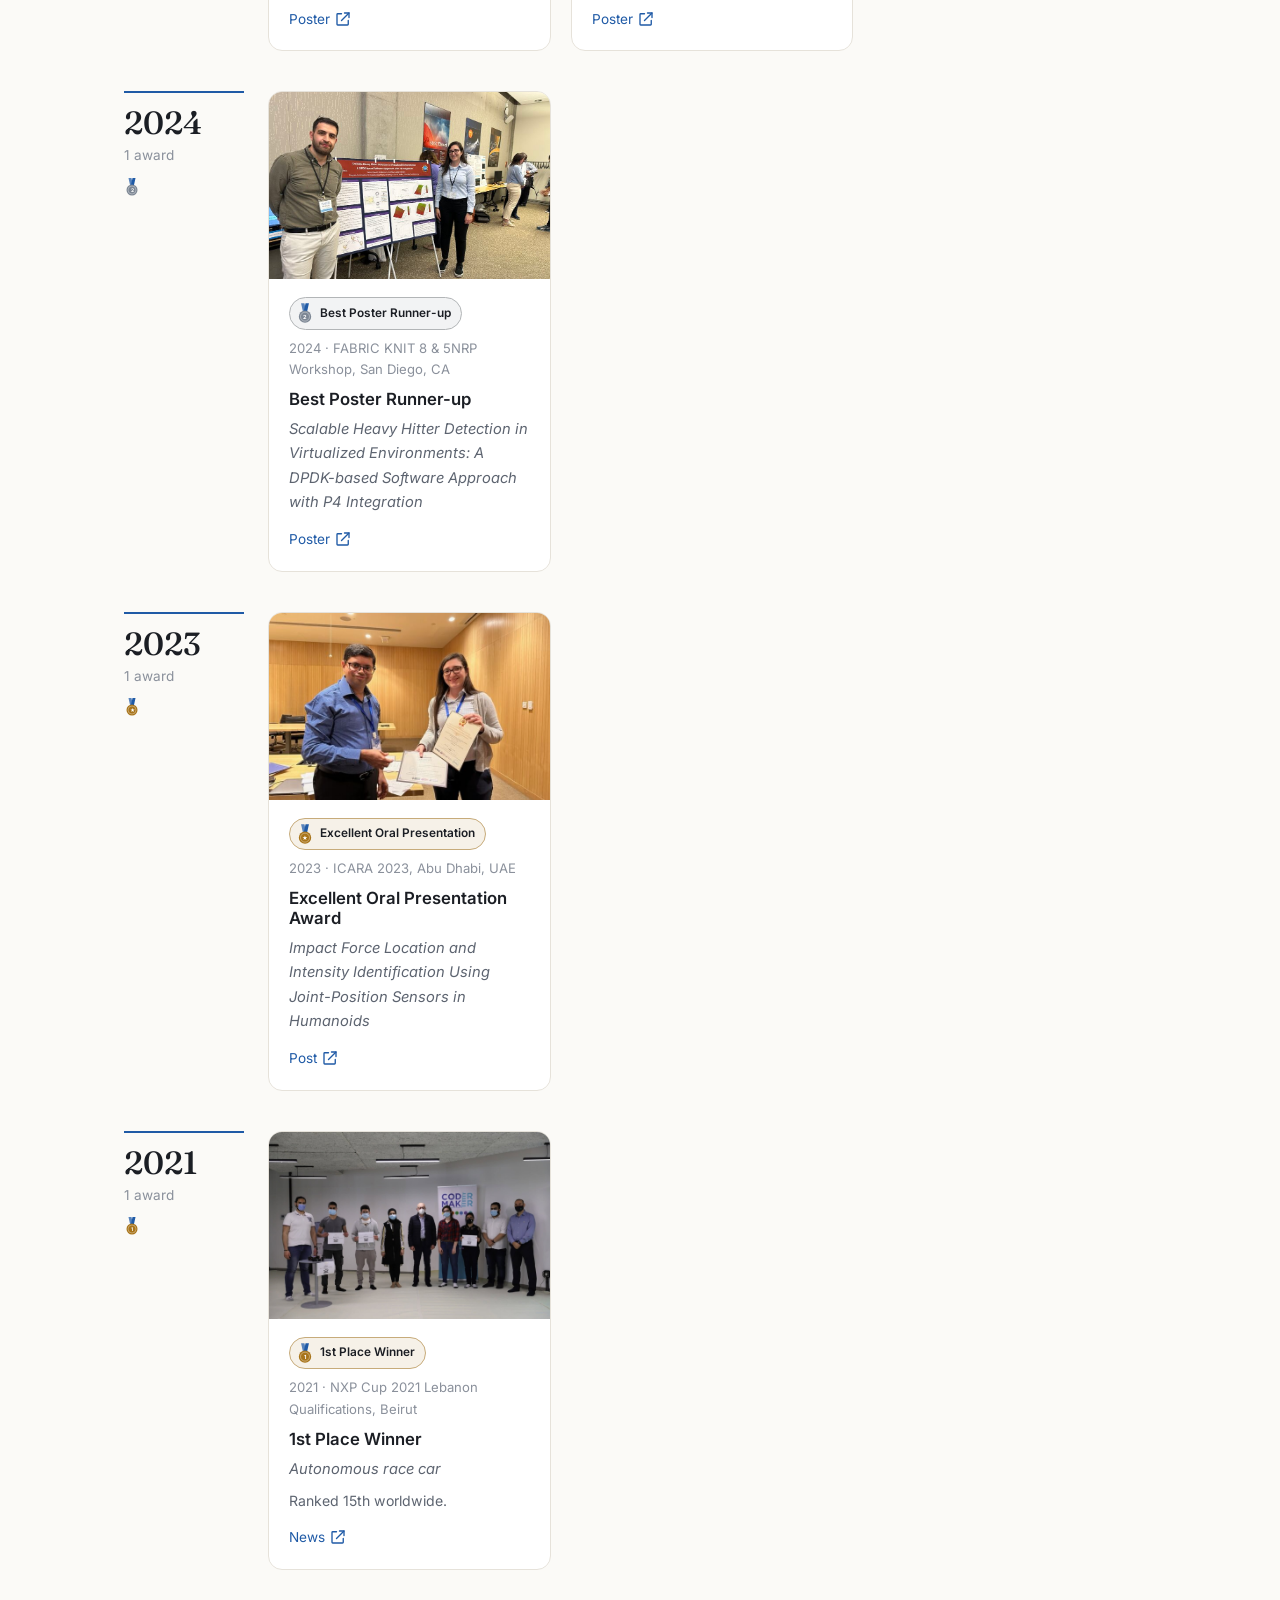
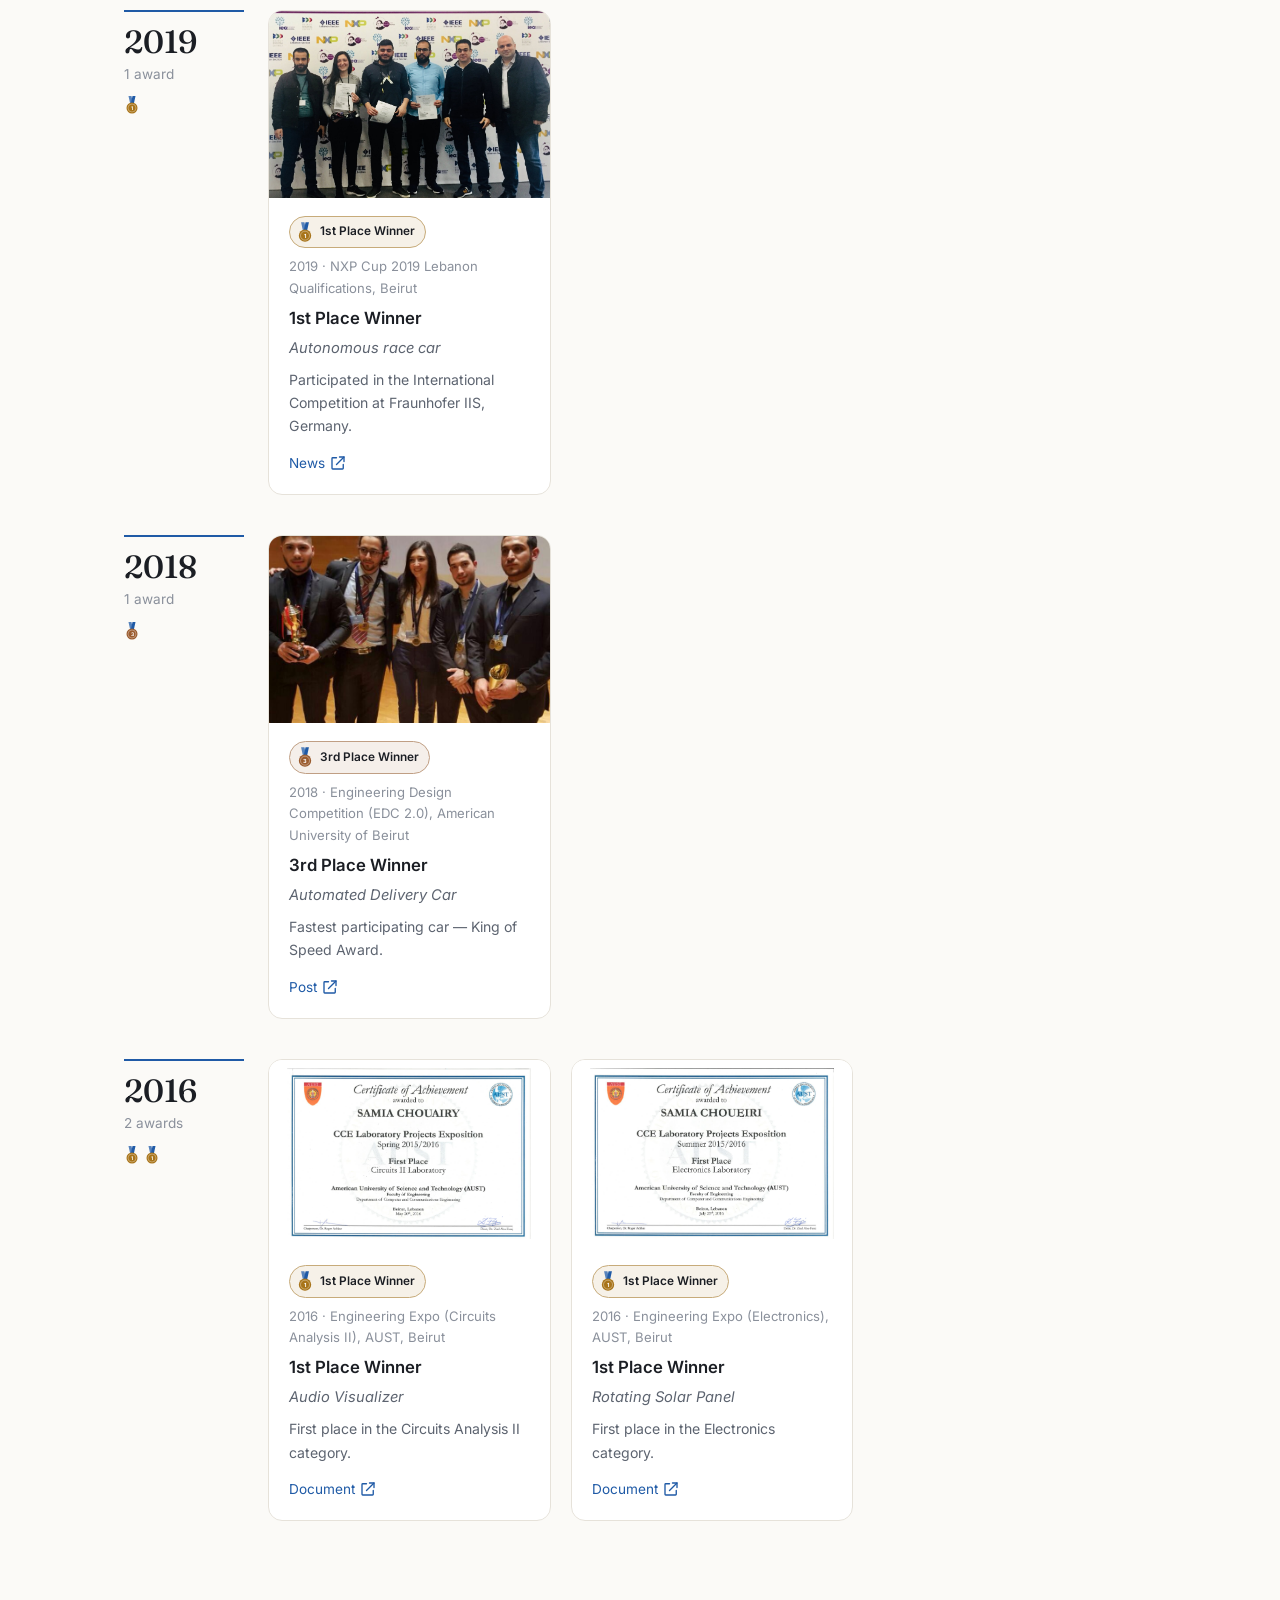
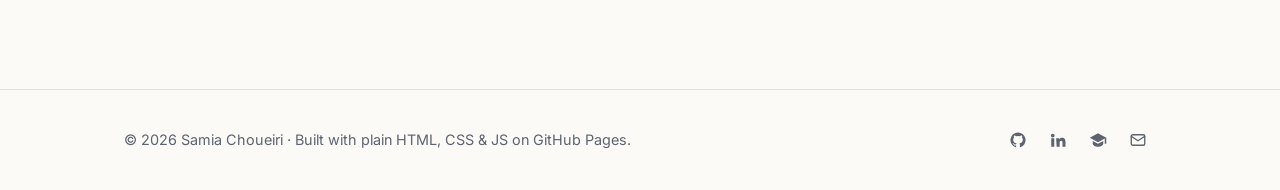
<file: recognition.html>
<!doctype html>
<html lang="en">
<head>
  <meta charset="utf-8">
  <meta name="viewport" content="width=device-width, initial-scale=1">
  <title>Awards · Samia Choueiri</title>
  <meta name="description" content="Research awards and engineering competition wins of Samia Choueiri.">
  <link rel="preconnect" href="https://fonts.googleapis.com">
  <link rel="preconnect" href="https://fonts.gstatic.com" crossorigin>
  <link rel="stylesheet" href="https://fonts.googleapis.com/css2?family=Fraunces:opsz,wght@9..144,400;9..144,500&family=Inter:wght@400;500;600&display=swap">
  <link rel="stylesheet" href="assets/css/main.css">
  <script src="assets/js/theme-init.js"></script>
</head>
<body data-page="recognition">
  <div id="site-header"></div>

  <main class="container">
    <header class="page-hero">
      <span class="eyebrow">Awards</span>
      <h1>Recognition</h1>
      <p class="lead">Best paper, poster and presentation awards for research, and wins at engineering competitions.</p>
    </header>
    <section class="section" data-render="awards-summary"></section>
    <section class="section" data-render="awards-by-year"></section>
  </main>

  <div id="site-footer"></div>
  <script src="assets/js/loader.js"></script>
</body>
</html>
</file>
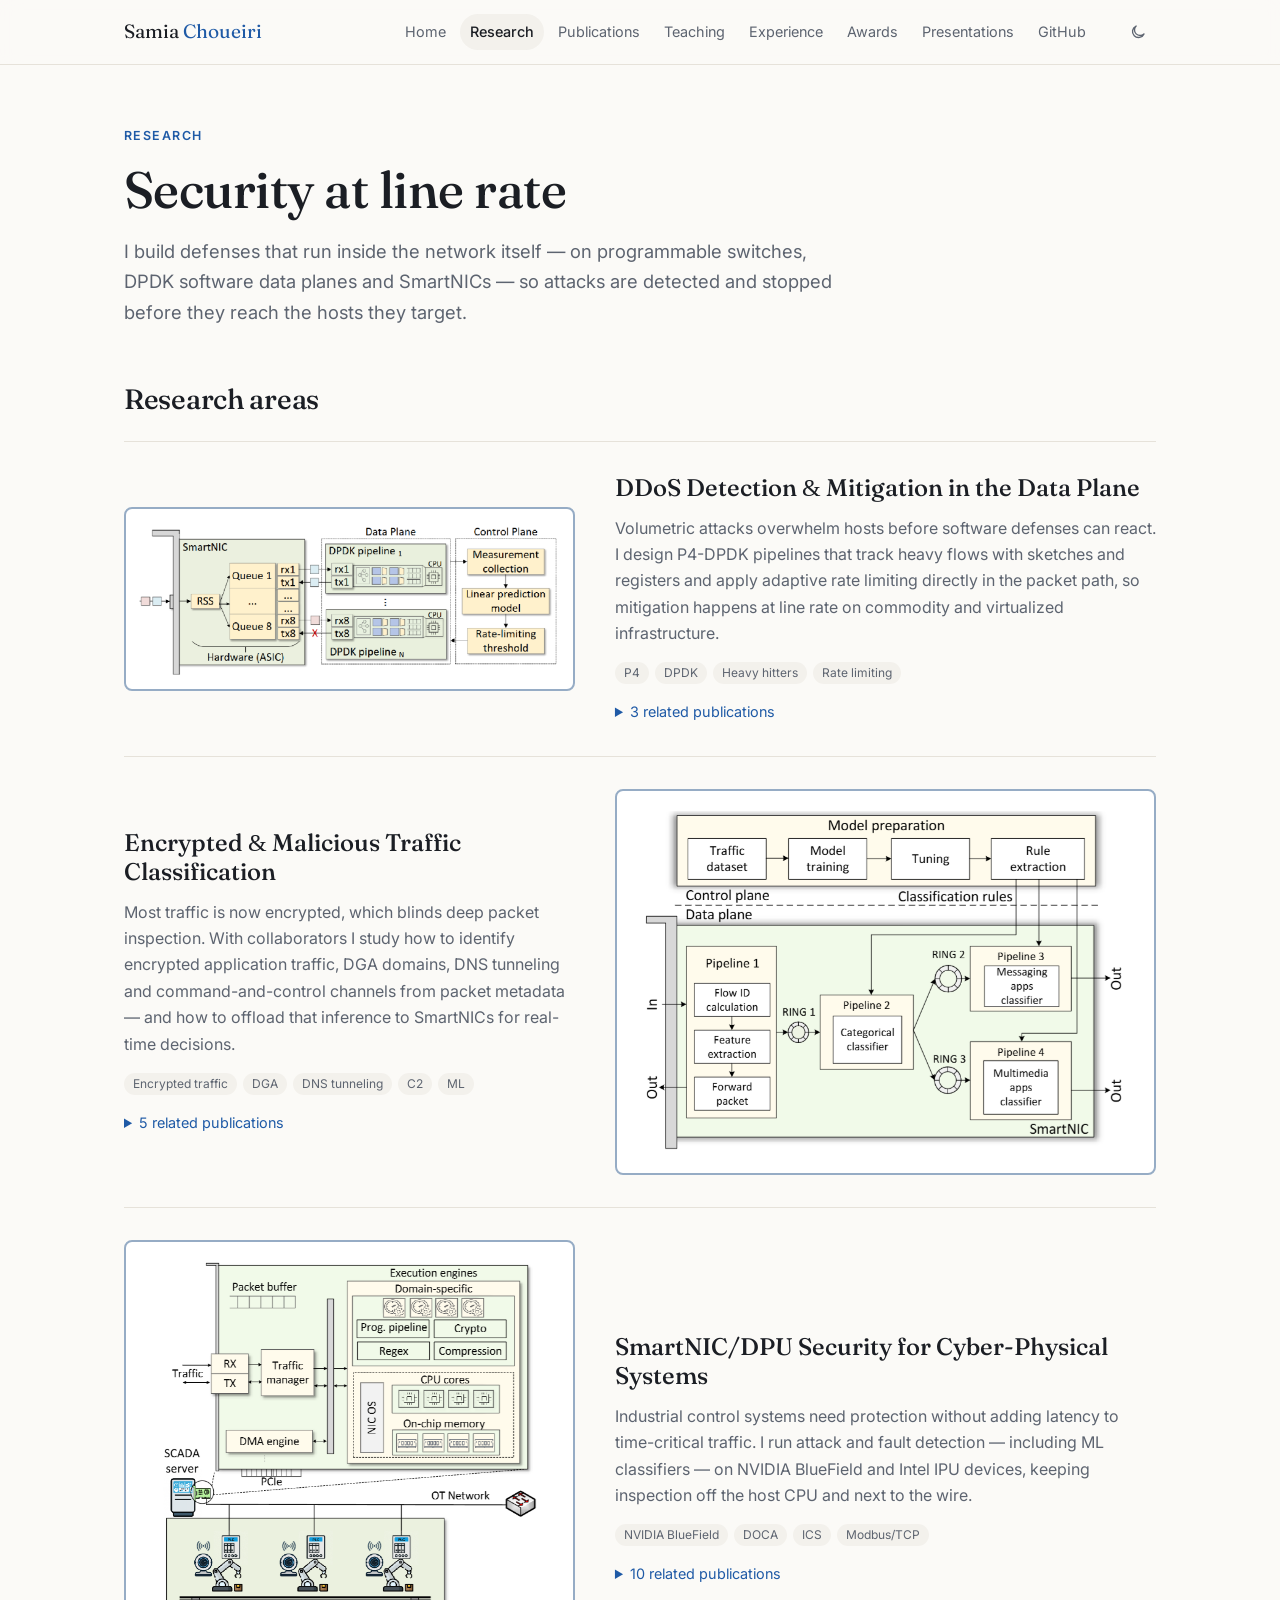
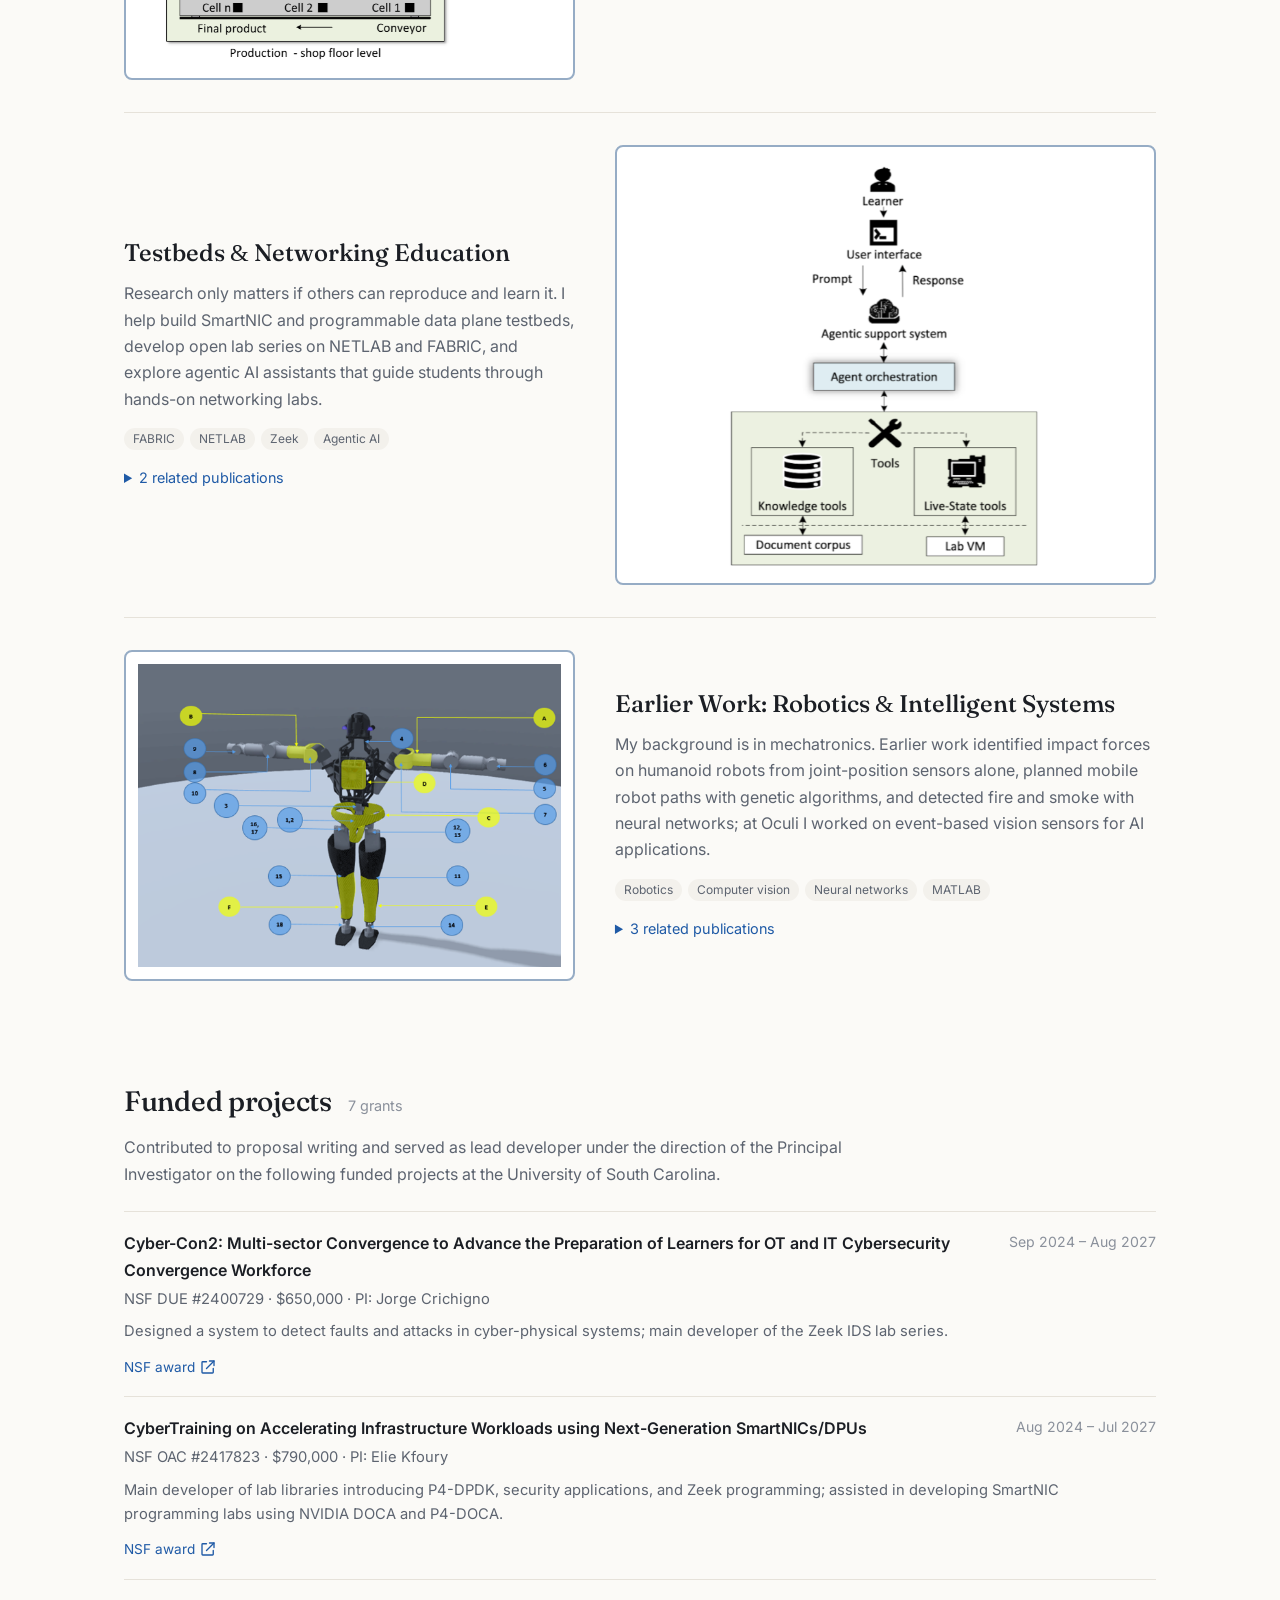
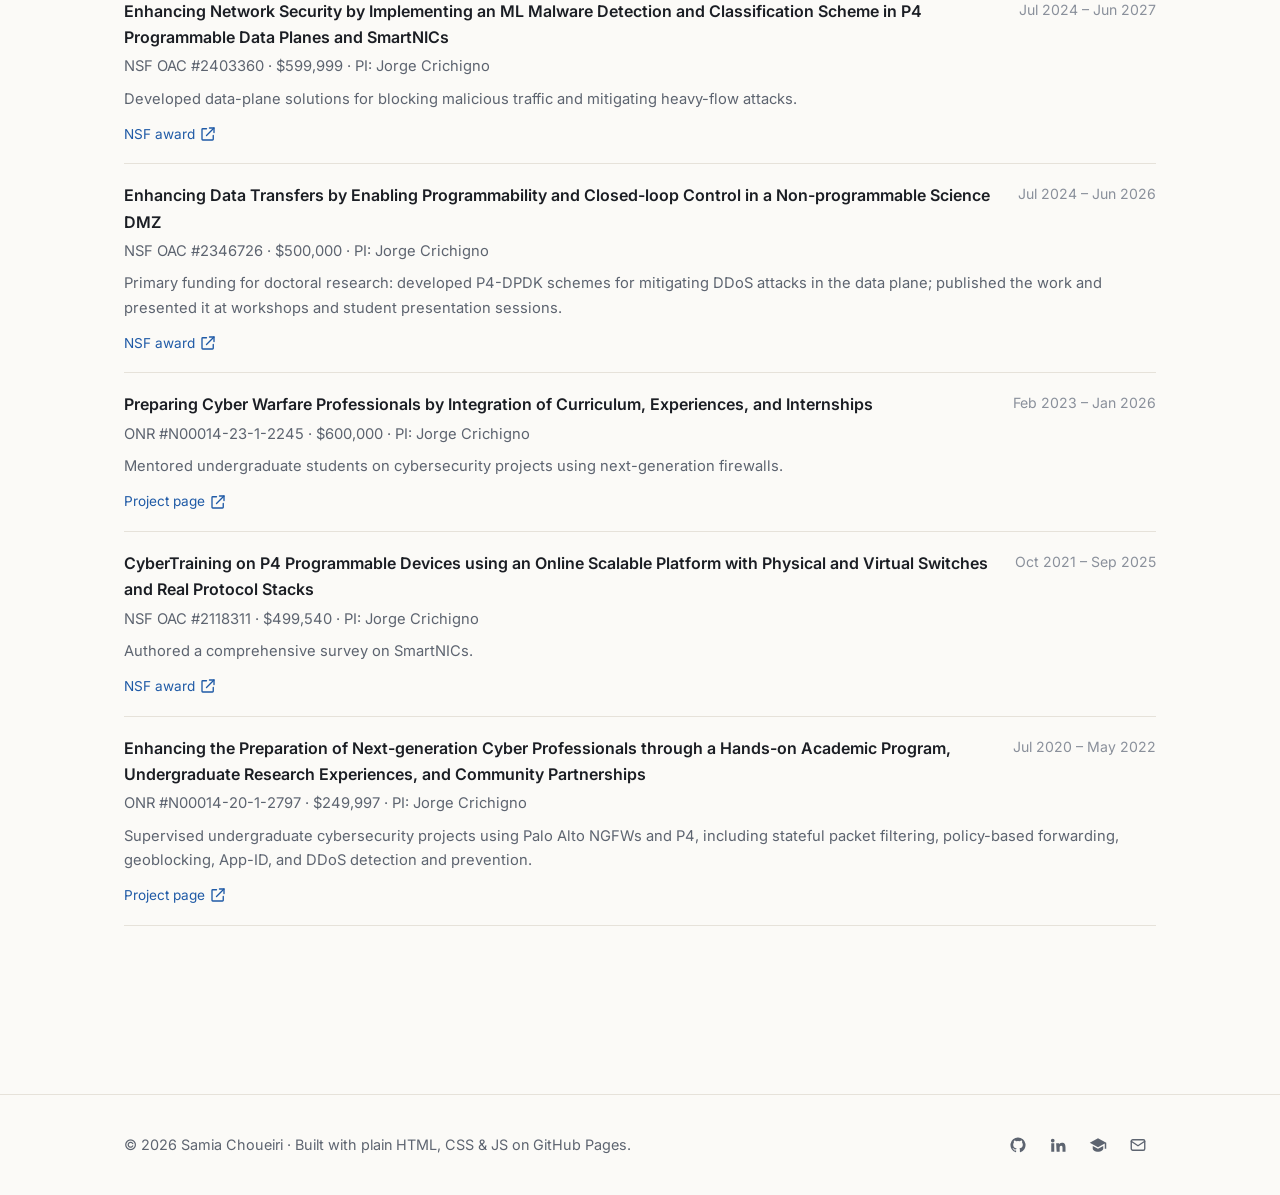
<file: research.html>
<!doctype html>
<html lang="en">
<head>
  <meta charset="utf-8">
  <meta name="viewport" content="width=device-width, initial-scale=1">
  <title>Research · Samia Choueiri</title>
  <meta name="description" content="Research on programmable data planes, SmartNICs and network security.">
  <link rel="preconnect" href="https://fonts.googleapis.com">
  <link rel="preconnect" href="https://fonts.gstatic.com" crossorigin>
  <link rel="stylesheet" href="https://fonts.googleapis.com/css2?family=Fraunces:opsz,wght@9..144,400;9..144,500&family=Inter:wght@400;500;600&display=swap">
  <link rel="stylesheet" href="assets/css/main.css">
  <script src="assets/js/theme-init.js"></script>
</head>
<body data-page="research">
  <div id="site-header"></div>

  <main class="container">
    <header class="page-hero">
      <span class="eyebrow">Research</span>
      <h1>Security at line rate</h1>
      <p class="lead">I build defenses that run inside the network itself — on programmable switches, DPDK software data planes and SmartNICs — so attacks are detected and stopped before they reach the hosts they target.</p>
    </header>
    <section class="section" data-render="research-areas"></section>
    <section class="section" data-render="grants"></section>
  </main>

  <div id="site-footer"></div>
  <script src="assets/js/loader.js"></script>
</body>
</html>
</file>
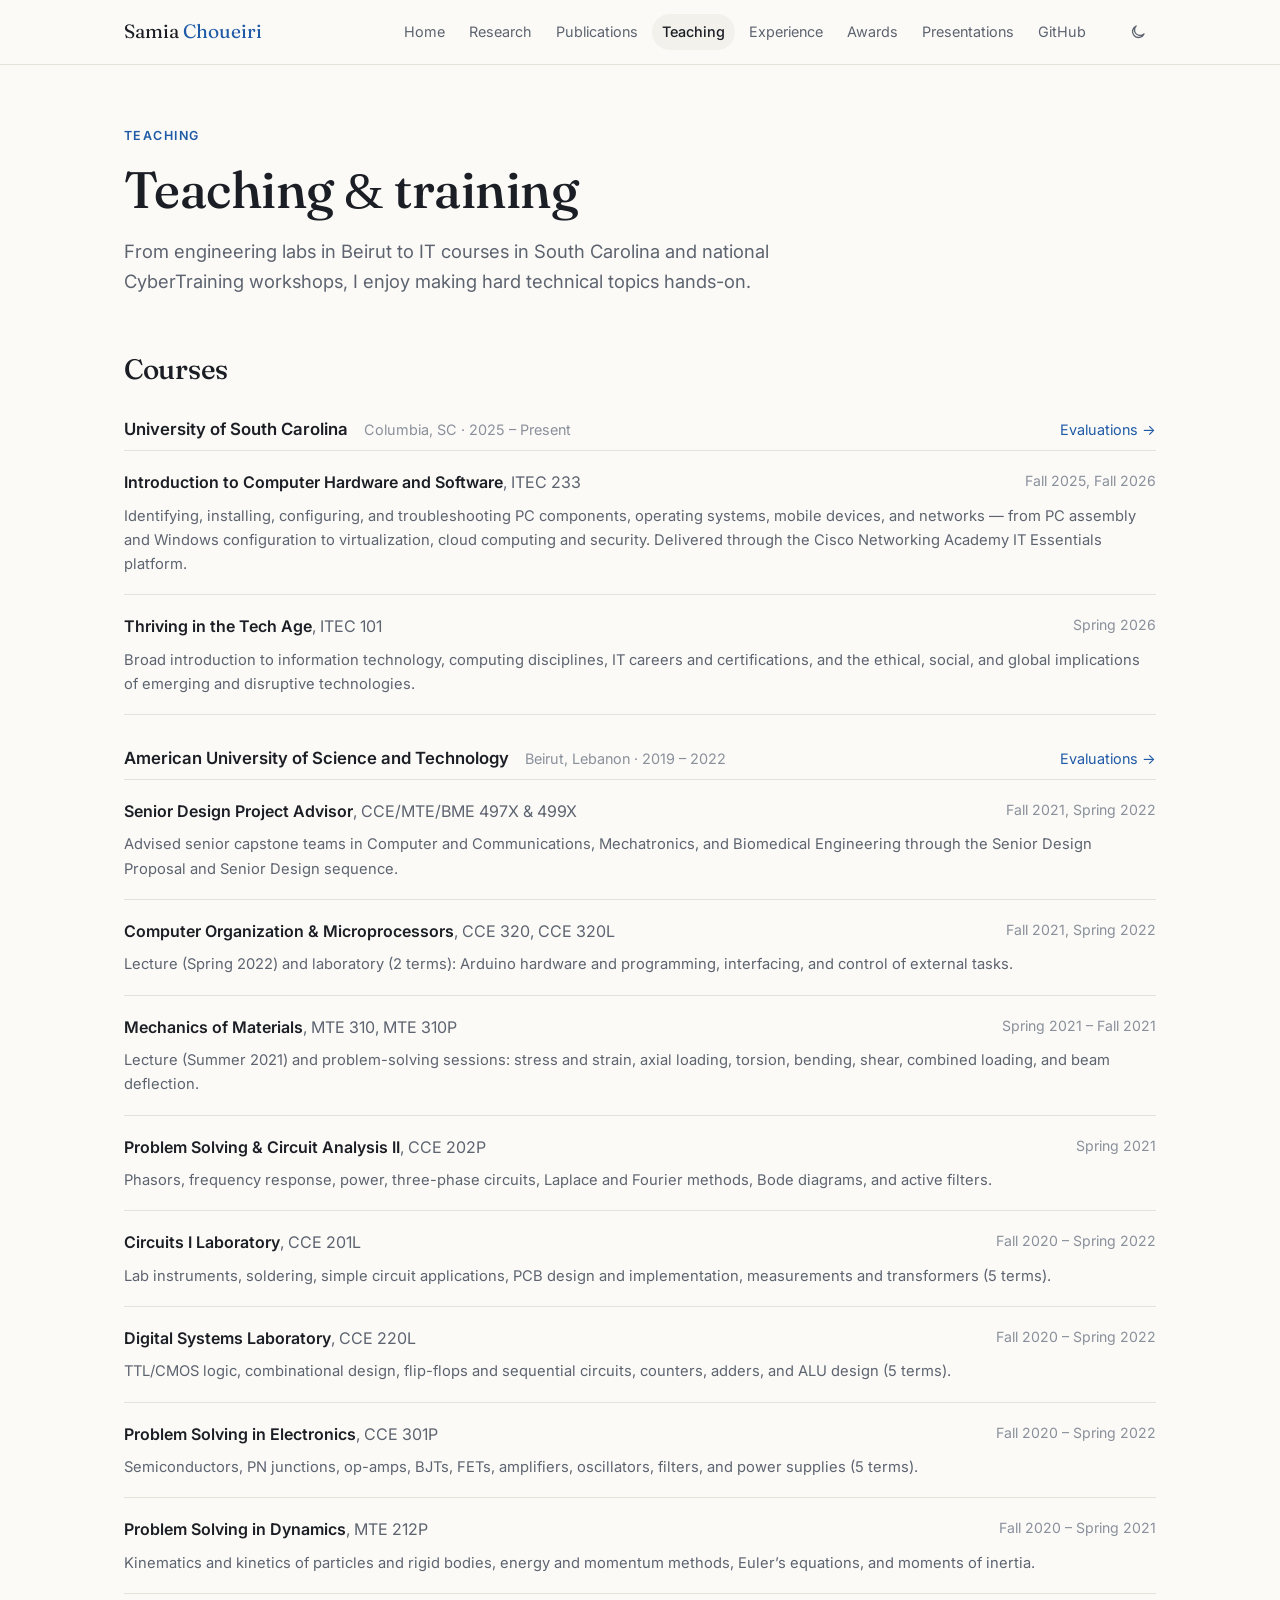
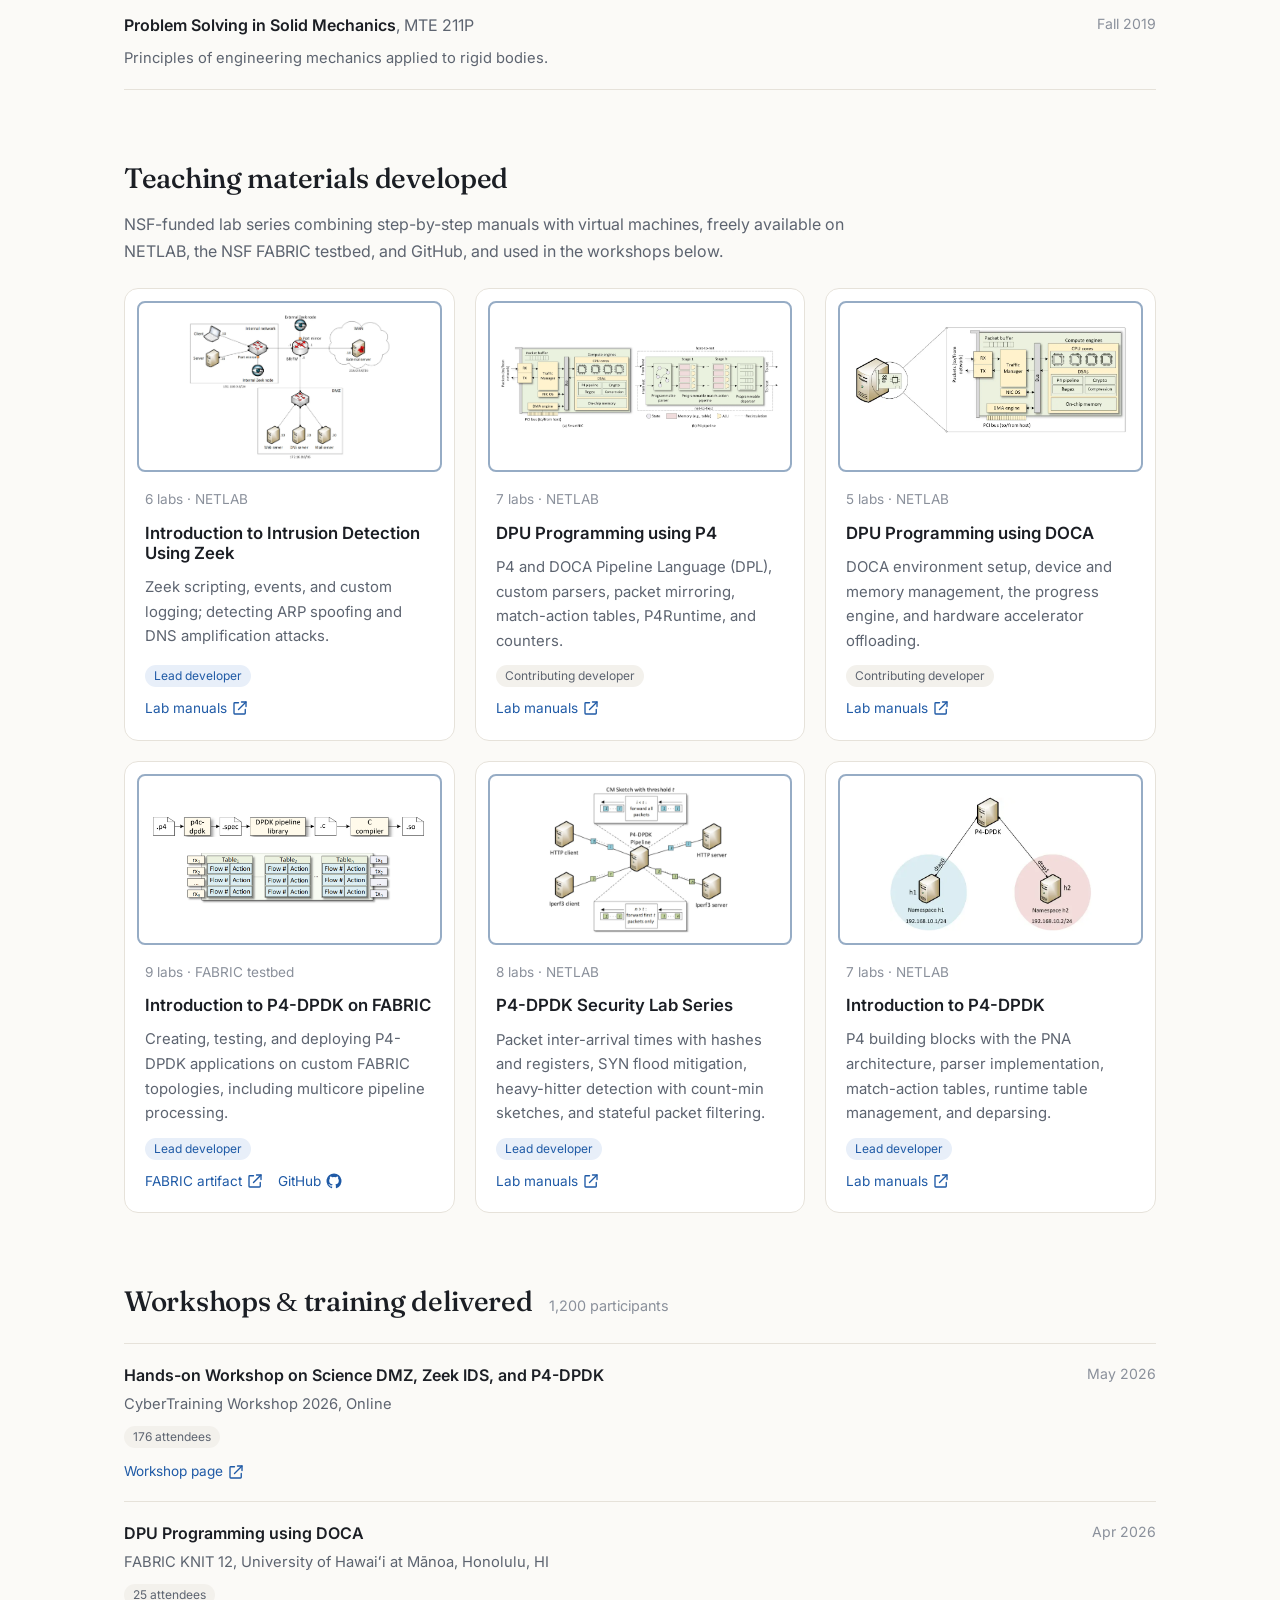
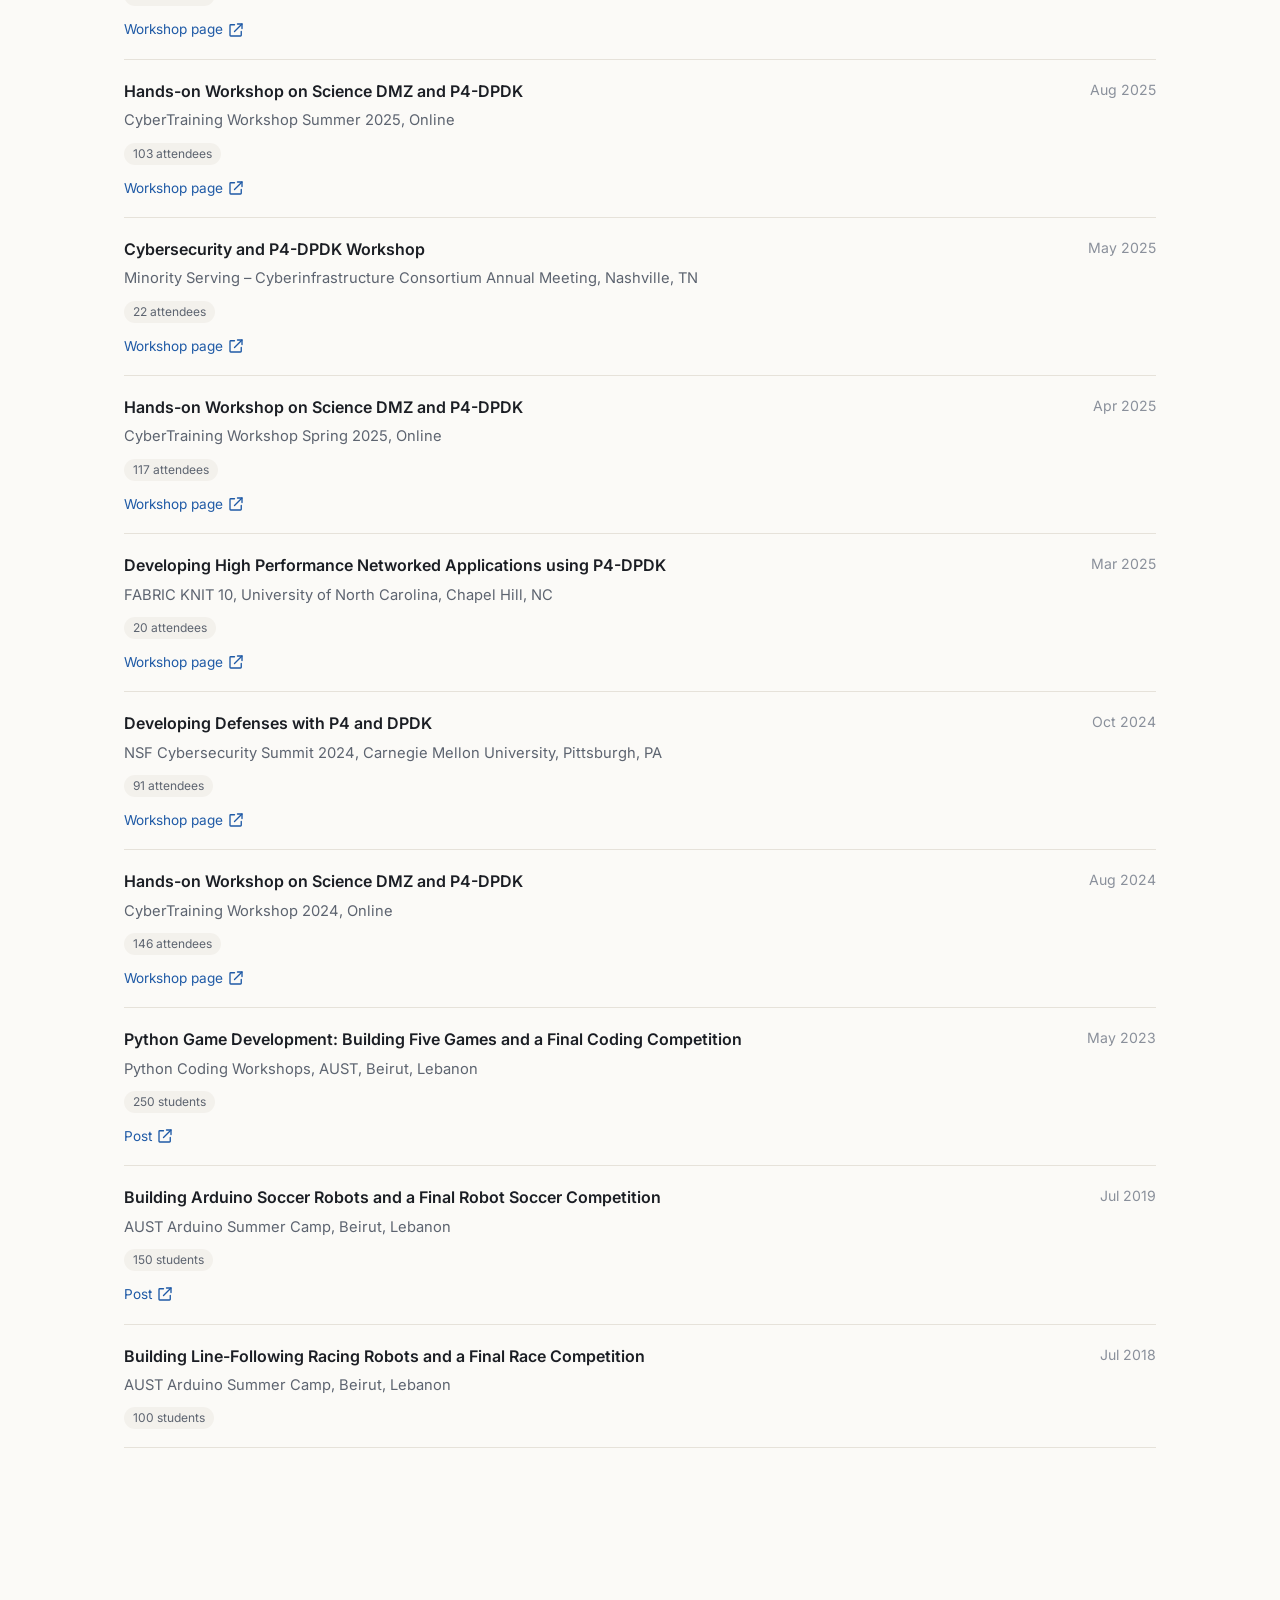
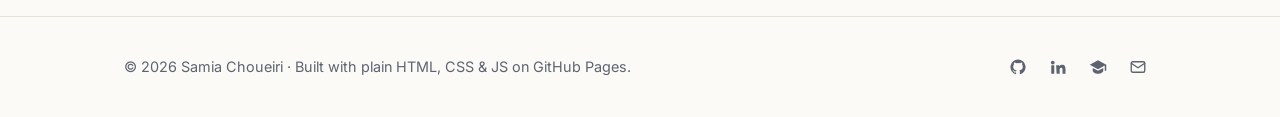
<file: teaching.html>
<!doctype html>
<html lang="en">
<head>
  <meta charset="utf-8">
  <meta name="viewport" content="width=device-width, initial-scale=1">
  <title>Teaching · Samia Choueiri</title>
  <meta name="description" content="Courses, lab series and workshops taught by Samia Choueiri.">
  <link rel="preconnect" href="https://fonts.googleapis.com">
  <link rel="preconnect" href="https://fonts.gstatic.com" crossorigin>
  <link rel="stylesheet" href="https://fonts.googleapis.com/css2?family=Fraunces:opsz,wght@9..144,400;9..144,500&family=Inter:wght@400;500;600&display=swap">
  <link rel="stylesheet" href="assets/css/main.css">
  <script src="assets/js/theme-init.js"></script>
</head>
<body data-page="teaching">
  <div id="site-header"></div>

  <main class="container">
    <header class="page-hero">
      <span class="eyebrow">Teaching</span>
      <h1>Teaching &amp; training</h1>
      <p class="lead">From engineering labs in Beirut to IT courses in South Carolina and national CyberTraining workshops, I enjoy making hard technical topics hands-on.</p>
    </header>
    <section class="section" data-render="courses"></section>
    <section class="section" data-render="lab-series"></section>
    <section class="section" data-render="workshops"></section>
  </main>

  <div id="site-footer"></div>
  <script src="assets/js/loader.js"></script>
</body>
</html>
</file>
<file: assets/css/main.css>
/* ==========================================================================
   Samia Choueiri — portfolio stylesheet
   1. Design tokens (edit colours / fonts here)
   2. Base
   3. Layout (header, footer, containers)
   4. Components (buttons, tags, cards, placeholders, lists, ...)
   5. Page-specific bits
   ========================================================================== */

/* 1. Design tokens ------------------------------------------------------- */

/* Fraunces draws "&" as a decorative "Et" ligature; this face supplies a plain "&" from a
   standard system serif for that one character only (unicode-range), so headings keep Fraunces. */
@font-face {
  font-family: "Plain Ampersand";
  src: local("Georgia"), local("Times New Roman"), local("Liberation Serif"), local("DejaVu Serif"), local("Noto Serif");
  unicode-range: U+0026;
}

:root {
  --font-sans: "Inter", system-ui, -apple-system, "Segoe UI", Roboto, sans-serif;
  --font-serif: "Plain Ampersand", "Fraunces", Georgia, "Times New Roman", serif;

  --bg: #fbfaf7;
  --surface: #ffffff;
  --surface-2: #f3f1ec;
  --text: #1b1e24;
  --muted: #5d6470;
  --faint: #8a909b;
  --line: #e6e2da;
  --accent: #1f5aa6;
  --accent-soft: #e8eff9;
  --accent-text: #ffffff;
  --gold: #a8741a;
  --gold-soft: #f8efdc;

  --radius: 14px;
  --radius-sm: 8px;
  --shadow: 0 1px 2px rgba(20, 24, 31, .04), 0 8px 24px rgba(20, 24, 31, .06);
  --container: 1080px;
  --header-h: 64px;
  color-scheme: light;
}

:root[data-theme="dark"] {
  --bg: #0f1115;
  --surface: #161a21;
  --surface-2: #1c212a;
  --text: #e7e9ee;
  --muted: #a2a9b6;
  --faint: #737b89;
  --line: #272c36;
  --accent: #82adf0;
  --accent-soft: #1b2638;
  --accent-text: #0f1115;
  --gold: #e2b25c;
  --gold-soft: #2a2316;
  --shadow: 0 1px 2px rgba(0, 0, 0, .3), 0 8px 24px rgba(0, 0, 0, .25);
  color-scheme: dark;
}

/* 2. Base ---------------------------------------------------------------- */
*, *::before, *::after { box-sizing: border-box; }
html { scroll-behavior: smooth; scroll-padding-top: calc(var(--header-h) + 16px); }
body {
  margin: 0;
  font-family: var(--font-sans);
  font-size: 16px;
  line-height: 1.65;
  color: var(--text);
  background: var(--bg);
  -webkit-font-smoothing: antialiased;
}
img { max-width: 100%; display: block; }
a { color: var(--accent); text-decoration: none; }
a:hover { text-decoration: underline; text-underline-offset: 3px; }
h1, h2, h3, h4 { line-height: 1.2; margin: 0; font-weight: 600; }
h1, h2 { font-family: var(--font-serif); font-weight: 500; letter-spacing: -.01em; }
h3 { font-size: 1.05rem; }
p { margin: 0 0 1em; }
:focus-visible { outline: 2px solid var(--accent); outline-offset: 2px; border-radius: 4px; }
.sr-only { position: absolute; width: 1px; height: 1px; overflow: hidden; clip: rect(0 0 0 0); white-space: nowrap; }

/* 3. Layout -------------------------------------------------------------- */
.container { width: 100%; max-width: var(--container); margin: 0 auto; padding-inline: 24px; }

.site-header {
  position: sticky; top: 0; z-index: 50;
  background: color-mix(in srgb, var(--bg) 85%, transparent);
  backdrop-filter: saturate(160%) blur(10px);
  border-bottom: 1px solid var(--line);
}
.site-header .container { display: flex; align-items: center; gap: 24px; height: var(--header-h); }
.brand { font-family: var(--font-serif); font-size: 1.2rem; color: var(--text); white-space: nowrap; }
.brand:hover { text-decoration: none; }
.brand span { color: var(--accent); }
.nav { display: flex; gap: 4px; margin-left: auto; }
.nav a {
  color: var(--muted); font-size: .9rem; padding: 6px 10px; border-radius: 999px;
}
.nav a:hover { color: var(--text); background: var(--surface-2); text-decoration: none; }
.nav a[aria-current="page"] { color: var(--text); background: var(--surface-2); font-weight: 500; }
.header-actions { display: flex; gap: 4px; }
.icon-btn {
  display: inline-grid; place-items: center; width: 36px; height: 36px;
  border: 0; border-radius: 999px; background: transparent; color: var(--muted); cursor: pointer;
}
.icon-btn:hover { background: var(--surface-2); color: var(--text); }
.menu-btn { display: none; }

@media (max-width: 900px) {
  .menu-btn { display: inline-grid; }
  .nav {
    position: absolute; top: var(--header-h); left: 0; right: 0;
    flex-direction: column; gap: 0; padding: 8px 16px 16px;
    background: var(--bg); border-bottom: 1px solid var(--line);
    display: none;
  }
  .nav.open { display: flex; }
  .nav a { border-radius: var(--radius-sm); padding: 10px 12px; }
  .header-actions { margin-left: auto; }
}

main { padding-block: 56px 96px; }

.site-footer { border-top: 1px solid var(--line); padding-block: 32px; color: var(--muted); font-size: .9rem; }
.site-footer .container { display: flex; flex-wrap: wrap; gap: 16px; justify-content: space-between; align-items: center; }
.site-footer .socials { display: flex; gap: 4px; }

/* Page intro (top of every inner page) */
.page-hero { margin-bottom: 56px; max-width: 720px; }
.eyebrow {
  display: inline-block; font-size: .78rem; font-weight: 600; letter-spacing: .12em;
  text-transform: uppercase; color: var(--accent); margin-bottom: 12px;
}
.page-hero h1 { font-size: clamp(2.2rem, 5vw, 3.2rem); margin-bottom: 16px; }
.lead { font-size: 1.15rem; color: var(--muted); }

/* Sections */
.section { margin-bottom: 72px; }
.section-head { display: flex; align-items: baseline; gap: 16px; margin-bottom: 24px; flex-wrap: wrap; }
.section-head h2 { font-size: 1.75rem; }
.section-head .count { color: var(--faint); font-size: .9rem; }
.section-head .action { margin-left: auto; font-size: .9rem; }
.section-intro { color: var(--muted); max-width: 720px; margin-top: -8px; margin-bottom: 24px; }
.subhead { font-size: .8rem; font-weight: 600; letter-spacing: .1em; text-transform: uppercase; color: var(--faint); margin: 32px 0 12px; }

/* 4. Components ---------------------------------------------------------- */

/* Buttons */
.btn {
  display: inline-flex; align-items: center; gap: 8px;
  padding: 10px 18px; border-radius: 999px; font-size: .92rem; font-weight: 500;
  border: 1px solid var(--line); background: var(--surface); color: var(--text); cursor: pointer;
}
.btn:hover { text-decoration: none; border-color: var(--faint); }
.btn.primary { background: var(--accent); border-color: var(--accent); color: var(--accent-text); }
.btn.primary:hover { filter: brightness(1.08); }
.btn-row { display: flex; flex-wrap: wrap; gap: 10px; }

/* Small inline links (DOI, PDF, code...) */
.link-row { display: flex; flex-wrap: wrap; gap: 6px 14px; margin-top: 8px; font-size: .85rem; }
.link-row a { display: inline-flex; align-items: center; gap: 4px; }

/* Tags */
.tags { display: flex; flex-wrap: wrap; gap: 6px; }
.tag {
  display: inline-flex; align-items: center; gap: 4px;
  font-size: .75rem; line-height: 1; padding: 5px 9px; border-radius: 999px;
  background: var(--surface-2); color: var(--muted); white-space: nowrap;
}
.tag.accent { background: var(--accent-soft); color: var(--accent); }
.tag.gold { background: var(--gold-soft); color: var(--gold); font-weight: 500; }

/* Image placeholders — swap for a real image by setting `image` in the data files */
.ph {
  position: relative; width: 100%; aspect-ratio: var(--ratio, 16 / 9);
  border-radius: var(--radius-sm); overflow: hidden;
  background:
    repeating-linear-gradient(135deg, transparent 0 10px, color-mix(in srgb, var(--line) 55%, transparent) 10px 11px),
    var(--surface-2);
  display: grid; place-items: center; color: var(--faint);
}
.ph-label { display: flex; flex-direction: column; align-items: center; gap: 6px; font-size: .75rem; text-align: center; padding: 8px; }
.ph-label svg { opacity: .7; }
.media { width: 100%; aspect-ratio: var(--ratio, 16 / 9); object-fit: cover; border-radius: var(--radius-sm); background: var(--surface-2); }
.ph.round, .media.round { border-radius: 50%; }

/* Cards */
.grid { display: grid; gap: 20px; grid-template-columns: repeat(auto-fill, minmax(min(100%, 300px), 1fr)); }
.grid.cols-4 { grid-template-columns: repeat(auto-fit, minmax(min(100%, 220px), 1fr)); }
.grid.cols-2 { grid-template-columns: repeat(auto-fill, minmax(min(100%, 440px), 1fr)); }
.card {
  display: flex; flex-direction: column; gap: 12px;
  background: var(--surface); border: 1px solid var(--line); border-radius: var(--radius);
  padding: 20px; transition: border-color .15s, box-shadow .15s, transform .15s;
}
.card:hover { border-color: color-mix(in srgb, var(--accent) 35%, var(--line)); box-shadow: var(--shadow); }
.card .card-media { margin: -8px -8px 4px; }
.card h3 { font-size: 1.05rem; }
.card .meta { font-size: .85rem; color: var(--faint); }
.card p { color: var(--muted); font-size: .93rem; margin: 0; }
.card .card-foot { margin-top: auto; display: flex; flex-direction: column; align-items: flex-start; gap: 10px; }
.card .card-foot .link-row { margin-top: 0; }

/* Entry list (experience, awards, talks, ...) */
.entries { display: flex; flex-direction: column; }
.entry {
  display: grid; grid-template-columns: 1fr auto; gap: 4px 24px;
  padding: 18px 0; border-top: 1px solid var(--line);
}
.entry:last-child { border-bottom: 1px solid var(--line); }
.entry.with-logo { grid-template-columns: 56px 1fr auto; }
.entry .logo { grid-row: span 3; width: 56px; }
/* Logos keep their own shape (no cropping) on a white tile, so wide and square logos both fit. */
.entry .logo .logo-img { object-fit: contain; padding: 4px; background: #fff; border: 1px solid var(--line); }
.entry-title { font-weight: 600; }
.entry-title .org { font-weight: 400; color: var(--muted); }
.entry-date { color: var(--faint); font-size: .88rem; white-space: nowrap; text-align: right; }
.entry-sub { color: var(--muted); font-size: .92rem; grid-column-start: -3; grid-column-end: -2; }
.entry-desc { color: var(--muted); font-size: .92rem; grid-column-start: -3; grid-column-end: -1; margin: 4px 0 0; }
.entry .tags, .entry .link-row { grid-column-start: -3; grid-column-end: -1; }
.entry .tags { margin-top: 6px; }
@media (max-width: 640px) {
  .entry, .entry.with-logo { grid-template-columns: 1fr; }
  .entry .logo { display: none; }
  .entry-date { text-align: left; grid-row: 1; }
  .entry-sub, .entry-desc, .entry .tags, .entry .link-row { grid-column: 1; }
}

/* Stats */
.stats { display: grid; grid-template-columns: repeat(auto-fit, minmax(150px, 1fr)); gap: 1px; background: var(--line); border: 1px solid var(--line); border-radius: var(--radius); overflow: hidden; }
.stat { background: var(--surface); padding: 22px 20px; }
.stat-value { font-family: var(--font-serif); font-size: 2rem; line-height: 1; }
.stat-label { color: var(--muted); font-size: .85rem; margin-top: 8px; }

/* Key/value table (skills, languages) */
.kv { display: grid; grid-template-columns: minmax(160px, 220px) 1fr; border-top: 1px solid var(--line); }
.kv > * { padding: 14px 0; border-bottom: 1px solid var(--line); }
.kv dt { font-weight: 600; font-size: .92rem; padding-right: 16px; }
.kv dd { margin: 0; }
@media (max-width: 640px) { .kv { grid-template-columns: 1fr; } .kv dt { border-bottom: 0; padding-bottom: 0; } }

/* Filters / toolbar */
.toolbar { display: flex; flex-wrap: wrap; gap: 10px; align-items: center; margin-bottom: 24px; }
.input, .select {
  font: inherit; font-size: .92rem; color: var(--text);
  background: var(--surface); border: 1px solid var(--line); border-radius: 999px; padding: 9px 16px;
}
.input { flex: 1 1 240px; min-width: 0; }
.input:focus, .select:focus { outline: none; border-color: var(--accent); }
.chip {
  font: inherit; font-size: .85rem; padding: 7px 14px; border-radius: 999px; cursor: pointer;
  border: 1px solid var(--line); background: var(--surface); color: var(--muted);
}
.chip[aria-pressed="true"] { background: var(--text); border-color: var(--text); color: var(--bg); }
.empty { color: var(--faint); padding: 32px 0; text-align: center; }

/* Publications */
.pub-year { font-family: var(--font-serif); font-size: 1.3rem; margin: 32px 0 4px; color: var(--faint); }
.pub { display: grid; grid-template-columns: 40px 1fr; gap: 12px; padding: 16px 0; border-top: 1px solid var(--line); }
.pub.no-num { grid-template-columns: 1fr; }
.pub.no-num .pub-num { display: none; }
.pub-num { color: var(--faint); font-size: .85rem; padding-top: 2px; font-variant-numeric: tabular-nums; }
.pub-title { font-weight: 600; margin-bottom: 4px; }
.pub-authors { font-size: .92rem; color: var(--muted); }
.pub-authors strong { color: var(--text); font-weight: 600; }
.pub-venue { font-size: .92rem; font-style: italic; color: var(--muted); }
.pub .tags { margin-top: 8px; }

/* 5. Page-specific ------------------------------------------------------- */

/* Home hero */
.hero { display: grid; grid-template-columns: 1.4fr 1fr; gap: 56px; align-items: center; margin-bottom: 72px; }
.hero h1 { font-size: clamp(2.6rem, 6vw, 4rem); margin-bottom: 12px; }
.hero .role { font-size: 1.1rem; color: var(--muted); margin-bottom: 24px; }
.hero .bio { color: var(--muted); font-size: 1.05rem; margin-bottom: 28px; }
.hero .btn-row.profiles { margin-top: 10px; }
.hero .portrait { max-width: 340px; justify-self: end; width: 100%; }
.hero .portrait .media, .hero .portrait .ph { border-radius: var(--radius); box-shadow: var(--shadow); }
@media (max-width: 800px) {
  .hero { grid-template-columns: 1fr; gap: 32px; }
  .hero .portrait { justify-self: start; max-width: 220px; order: -1; }
}

/* Interest cards on home */
.interest { gap: 10px; }
.interest .num { font-family: var(--font-serif); color: var(--accent); font-size: 1.4rem; line-height: 1; }

/* News list */
.news { display: flex; flex-direction: column; }
.news-item { display: grid; grid-template-columns: 96px 1fr; gap: 16px; padding: 12px 0; border-top: 1px solid var(--line); }
.news-item:last-child { border-bottom: 1px solid var(--line); }
.news-date { color: var(--faint); font-size: .88rem; font-variant-numeric: tabular-nums; }

/* Explore tiles on home: a bento grid, each tile with a small infographic */
.bento { display: grid; gap: 20px; grid-template-columns: repeat(3, 1fr); }
.bento .tile-publications, .bento .tile-experience { grid-column: span 2; }
.tile {
  display: flex; flex-direction: column; gap: 16px; color: var(--text);
  background: var(--surface); border: 1px solid var(--line); border-radius: var(--radius);
  padding: 22px; transition: border-color .15s, box-shadow .15s;
}
.tile:hover { text-decoration: none; border-color: color-mix(in srgb, var(--accent) 35%, var(--line)); box-shadow: var(--shadow); }
.tile-head { display: flex; align-items: center; justify-content: space-between; }
.tile-head h3 { font-family: var(--font-serif); font-weight: 500; font-size: 1.3rem; }
.tile-head .icon { color: var(--faint); transition: transform .15s, color .15s; }
.tile:hover .tile-head .icon { color: var(--accent); transform: translateX(3px); }
.tile p { color: var(--muted); font-size: .9rem; margin: 0; margin-top: auto; }
.viz { font-size: .8rem; color: var(--muted); }
.viz-legend { display: flex; flex-wrap: wrap; gap: 14px; margin-top: 12px; color: var(--faint); font-size: .78rem; }
.viz-legend span { display: inline-flex; align-items: center; gap: 6px; }
.sw { width: 10px; height: 10px; border-radius: 3px; display: inline-block; }
.viz-facts { display: flex; flex-wrap: wrap; gap: 6px 16px; margin-top: 14px; }
.viz-facts b { font-family: var(--font-serif); font-weight: 500; font-size: 1.25rem; color: var(--text); }

/* series colours shared by the charts */
.journal, .edu, .medal.research, .talk { --c: var(--accent); }
.conference, .job { --c: color-mix(in srgb, var(--accent) 45%, var(--surface)); }
.medal.other { --c: var(--faint); }
.sw, .seg, .span { background: var(--c); }
.workshop, .sw.poster, .dot.poster { background: transparent; box-shadow: inset 0 0 0 1.5px var(--accent); }

/* publications: stacked columns per year */
.bars { display: flex; align-items: flex-end; gap: 10px; height: 150px; }
.bar-col { flex: 1; display: flex; flex-direction: column; align-items: center; justify-content: flex-end; height: 100%; gap: 4px; }
.bar { width: 100%; max-width: 44px; display: flex; flex-direction: column-reverse; gap: 2px; min-height: 4px; }
.seg { display: block; border-radius: 3px; }
.bar-n { color: var(--text); font-variant-numeric: tabular-nums; }
.bar-y { color: var(--faint); font-variant-numeric: tabular-nums; }

/* research: funding bar */
.fund-total { display: flex; flex-direction: column; line-height: 1.3; margin-bottom: 12px; }
.fund-total b { font-family: var(--font-serif); font-weight: 500; font-size: 2rem; color: var(--text); line-height: 1.1; }
.fund-total span { color: var(--faint); }
.fund-bar { display: flex; gap: 3px; height: 26px; }
.fund-bar i { display: block; border-radius: 4px; background: var(--c); min-width: 6px; }
.fund-bar i:hover { filter: brightness(1.2); }
.agency-0 { --c: var(--accent); }
.agency-1 { --c: color-mix(in srgb, var(--accent) 45%, var(--surface)); }
.agency-2 { --c: var(--faint); }

/* teaching: course codes by university */
.viz-courses { display: flex; flex-direction: column; gap: 14px; }
.course-inst { display: flex; flex-direction: column; line-height: 1.35; margin-bottom: 8px; padding-left: 10px; border-left: 2px solid var(--accent); }
.course-group + .course-group .course-inst { border-left-color: color-mix(in srgb, var(--accent) 45%, var(--surface)); }
.course-inst b { color: var(--text); font-weight: 600; font-size: .82rem; }
.course-inst span { color: var(--faint); font-size: .75rem; }
.course-codes { display: flex; flex-wrap: wrap; gap: 6px; }
.course-code { font-family: ui-monospace, SFMono-Regular, Menlo, Consolas, monospace; font-size: .72rem; padding: 3px 8px; border-radius: 999px; background: var(--surface-2); color: var(--muted); white-space: nowrap; }
.course-group:first-child .course-code { background: var(--accent-soft); color: var(--accent); }

/* experience: two-lane timeline */
.lanes { display: flex; flex-direction: column; gap: 5px; padding: 4px 0 }
.lane { position: relative; height: 8px; }
.lane:hover .span { filter: brightness(1.2); }
.span { position: absolute; top: 0; bottom: 0; border-radius: 999px; min-width: 6px; }
.axis { position: relative; height: 18px; border-top: 1px solid var(--line); margin-top: 6px; }
.axis span { position: absolute; top: 4px; transform: translateX(-50%); color: var(--faint); font-size: .72rem; font-variant-numeric: tabular-nums; }

/* awards: medals */
.medals { display: flex; flex-wrap: wrap; gap: 6px; }
.viz-medals .award-list { margin-top: 14px; }
.award-list { list-style: none; margin: 0; padding: 0; display: flex; flex-direction: column; }
.award-list li { display: flex; flex-direction: column; padding: 8px 0 8px 12px; border-left: 2px solid var(--accent); line-height: 1.35; }
.award-list li + li { border-left-color: var(--line); }
.award-list b { color: var(--text); font-weight: 600; font-size: .85rem; }
.award-list span { color: var(--faint); }
.medal { width: 34px; height: 34px; border-radius: 50%; display: grid; place-items: center; color: var(--c); background: color-mix(in srgb, var(--c) 14%, var(--surface)); }

/* presentations: dots per year */
.dot-cols { display: flex; align-items: flex-end; gap: 14px; }
.dot-col { display: flex; flex-direction: column; align-items: center; gap: 6px; }
.dots { display: flex; flex-wrap: wrap-reverse; width: 46px; gap: 5px; }
.dot { width: 12px; height: 12px; border-radius: 50%; background: var(--c); }

/* github: repo listing */
.viz-repos { font-family: ui-monospace, SFMono-Regular, Menlo, Consolas, monospace; font-size: .78rem; border: 1px solid var(--line); border-radius: var(--radius-sm); background: var(--surface-2); padding: 10px 12px; display: flex; flex-direction: column; gap: 6px; }
.repo-path { display: flex; align-items: center; gap: 6px; color: var(--text); font-weight: 600; }
.repo-line { display: flex; align-items: center; gap: 6px; padding-left: 14px; white-space: nowrap; overflow: hidden; text-overflow: ellipsis; }
.repo-line .icon { color: var(--faint); flex: none; }
.repo-line .icon svg, .repo-path .icon svg { width: 14px; height: 14px; }
.repo-line.more { color: var(--faint); }

@media (max-width: 900px) {
  .bento { grid-template-columns: repeat(2, 1fr); }
}
@media (max-width: 640px) {
  .bento { grid-template-columns: 1fr; }
  .bento .tile-publications, .bento .tile-experience { grid-column: auto; }
}

/* Research area feature rows */
.feature { display: grid; grid-template-columns: 1fr 1.2fr; gap: 40px; align-items: center; padding: 32px 0; border-top: 1px solid var(--line); }
.feature:nth-child(even) .feature-media { order: 2; }
.media.figure-fit { object-fit: contain; background: #fff; padding: 10px; border: 2px solid color-mix(in srgb, var(--accent) 40%, var(--line)); }
.figure-link { display: block; border-radius: var(--radius-sm); transition: box-shadow .15s; }
.figure-link:hover { box-shadow: var(--shadow); }
.media.figure { aspect-ratio: auto; max-height: 440px; object-fit: contain; background: #fff; padding: 12px; border: 2px solid color-mix(in srgb, var(--accent) 40%, var(--line)); }
.feature h3 { font-family: var(--font-serif); font-weight: 500; font-size: 1.5rem; margin-bottom: 12px; }
.feature p { color: var(--muted); }
.related { margin-top: 16px; font-size: .9rem; }
.related summary { cursor: pointer; color: var(--accent); }
.related ul { padding-left: 18px; margin: 8px 0 0; color: var(--muted); }
@media (max-width: 800px) {
  .feature { grid-template-columns: 1fr; gap: 20px; }
  .feature:nth-child(even) .feature-media { order: 0; }
}

/* GitHub */
.repo-card h3 { display: flex; align-items: center; gap: 8px; font-size: 1rem; word-break: break-word; }
.repo-stats { display: flex; flex-wrap: wrap; gap: 14px; font-size: .82rem; color: var(--faint); }
.repo-stats span { display: inline-flex; align-items: center; gap: 4px; }
.lang-dot { width: 10px; height: 10px; border-radius: 50%; display: inline-block; background: var(--faint); }
.gh-profile { display: flex; gap: 20px; align-items: center; flex-wrap: wrap; padding: 20px; border: 1px solid var(--line); border-radius: var(--radius); background: var(--surface); }
.gh-profile img { width: 72px; height: 72px; border-radius: 50%; }
.gh-profile .btn { margin-left: auto; }
.notice { font-size: .9rem; color: var(--muted); background: var(--surface-2); border-radius: var(--radius-sm); padding: 12px 16px; }

/* Entrance animation (respects reduced motion) */
@media (prefers-reduced-motion: no-preference) {
  .reveal { animation: rise .5s ease both; }
  @keyframes rise { from { opacity: 0; transform: translateY(8px); } to { opacity: 1; transform: none; } }
}

/* ==========================================================================
   GitHub page: live overview dashboard
   ========================================================================== */
.gh-dash { border: 1px solid var(--line); border-radius: var(--radius); background: var(--surface); padding: 24px; display: flex; flex-direction: column; gap: 24px; }
.gh-id { display: flex; align-items: center; gap: 16px; flex-wrap: wrap; }
.gh-id .gh-avatar { width: 64px; }
.gh-id img { width: 64px; height: 64px; border-radius: 50%; }
.gh-id .meta { color: var(--muted); font-size: .9rem; }
.gh-id .btn { margin-left: auto; }
.gh-dash .stats { border-radius: var(--radius-sm); }
.gh-dash-body { display: flex; flex-direction: column; gap: 28px; }
.gh-charts { display: grid; grid-template-columns: 1.3fr 1fr; gap: 32px; }
.gh-chart .subhead { margin-top: 0; }
@media (max-width: 760px) { .gh-charts { grid-template-columns: 1fr; } }

/* Single-series horizontal bars (one hue, labelled - no legend needed) */
.hbars { display: flex; flex-direction: column; gap: 8px; }
.hbar { display: grid; grid-template-columns: minmax(90px, 140px) 1fr 24px; align-items: center; gap: 10px; font-size: .85rem; }
.hbar-k { color: var(--muted); white-space: nowrap; overflow: hidden; text-overflow: ellipsis; }
.hbar-track { height: 10px; }
.hbar-track i { display: block; height: 100%; min-width: 6px; background: var(--accent); border-radius: 0 4px 4px 0; }
.hbar:hover .hbar-track i { filter: brightness(1.15); }
.hbar-n { color: var(--text); font-variant-numeric: tabular-nums; text-align: right; }
.gh-years { --c: var(--accent); min-height: 90px; }
.gh-years .dot-col { cursor: default; }

/* ==========================================================================
   Infographics (core/infographics.js) - drawn from data, no image files
   ========================================================================== */
.ig {
  --good: #2e7d4f; --bad: #b42318;
  margin: 0; padding: 16px; border-radius: var(--radius-sm);
  background: var(--surface-2); display: flex; flex-direction: column; gap: 12px; font-size: .8rem;
}
:root[data-theme="dark"] .ig { --good: #6cc28f; --bad: #f28b82; }
.ig-cap { color: var(--faint); font-size: .72rem; text-align: center; line-height: 1.3; }
.ig-to { color: var(--faint); font-size: 1rem; }
.ig .ig-note, .card .ig .ig-note { color: var(--faint); font-size: .74rem; margin: 0; }

/* Steps with arrows: horizontal by default, wraps on narrow cards */
.ig-steps { list-style: none; margin: 0; padding: 0; display: flex; flex-wrap: wrap; gap: 6px 22px; counter-reset: step; }
.ig-step {
  position: relative; counter-increment: step;
  background: var(--surface); border: 1px solid var(--line); border-radius: 8px;
  padding: 6px 10px; color: var(--text); line-height: 1.25;
}
.ig-step::before { content: counter(step); font-weight: 600; color: var(--accent); margin-right: 6px; font-variant-numeric: tabular-nums; }
.ig-step:not(:last-child)::after { content: "\2192"; position: absolute; right: -17px; top: 50%; transform: translateY(-50%); color: var(--faint); }
.ig-steps.compact .ig-step { padding: 4px 8px; font-size: .74rem; }
.ig-steps.vertical { flex-direction: column; gap: 14px; }
.ig-steps.vertical .ig-step:not(:last-child)::after { content: "\2193"; right: auto; left: 14px; top: auto; bottom: -15px; transform: none; }

/* pipeline: one or more lanes */
.ig-lane { display: flex; flex-direction: column; gap: 6px; padding: 10px; border-radius: 8px; border: 1px dashed var(--line); }
.ig-lane.hl { border: 1.5px solid color-mix(in srgb, var(--accent) 55%, var(--line)); background: color-mix(in srgb, var(--accent-soft) 60%, transparent); }
.ig-lane-label { font-weight: 600; font-size: .72rem; letter-spacing: .06em; text-transform: uppercase; color: var(--faint); }
.ig-lane.hl .ig-lane-label { color: var(--accent); }
.ig-lane.hl .ig-step { border-color: color-mix(in srgb, var(--accent) 30%, var(--line)); }

/* badges: headline facts */
.ig-badges { display: flex; flex-wrap: wrap; gap: 8px; margin-top: auto; }
.ig-badge { display: flex; flex-direction: column; padding: 6px 12px; border-radius: 8px; background: var(--surface); border: 1px solid var(--line); line-height: 1.2; }
.ig-badge b { font-family: var(--font-serif); font-weight: 500; font-size: 1.05rem; color: var(--text); }
.ig-badge span { color: var(--faint); font-size: .7rem; }

/* flows: zones + allowed / dropped arrows (state shown by icon + label, not colour alone) */
.ig-zones, .ig-flow { display: grid; grid-template-columns: 1fr 76px 1fr; }
.ig-zone { text-align: center; font-weight: 600; color: var(--muted); padding: 8px 4px; border-radius: 8px; background: var(--surface); border: 1px solid var(--line); }
.ig-zone.mid { color: var(--accent); border-color: color-mix(in srgb, var(--accent) 50%, var(--line)); background: var(--accent-soft); margin: 0 4px; }
.ig-flow-rows { display: flex; flex-direction: column; gap: 16px; padding: 6px 0; }
.ig-flow { align-items: center; row-gap: 4px; }
.ig-flow .ig-arrow { grid-row: 1; position: relative; height: 2px; background: var(--c); }
.ig-flow.ok { --c: var(--good); }
.ig-flow.no { --c: var(--bad); }
.ig-flow.out .ig-arrow, .ig-flow.in.ok .ig-arrow { grid-column: 1 / 4; }
.ig-flow.in.no .ig-arrow { grid-column: 2 / 4; margin-left: 38px; }
.ig-flow .ig-arrow::after { content: ""; position: absolute; top: -4px; border: 5px solid transparent; }
.ig-flow.out .ig-arrow::after { right: -2px; border-left: 7px solid var(--c); border-right: 0; }
.ig-flow.in .ig-arrow::after { left: -2px; border-right: 7px solid var(--c); border-left: 0; }
.ig-flow.in.no .ig-arrow::before { content: "\2715"; position: absolute; left: -9px; top: -9px; font-size: .8rem; font-weight: 700; color: var(--c); background: var(--surface-2); line-height: 1; }
.ig-flow.in.no .ig-arrow::after { display: none; }
.ig-flow-label { grid-row: 2; grid-column: 1 / 4; text-align: center; color: var(--muted); font-size: .74rem; }
.ig-state { font-weight: 700; color: var(--c); margin-right: 4px; }

/* groups: model families */
.ig-source { display: flex; align-items: center; gap: 8px; flex-wrap: wrap; color: var(--muted); }
.ig-source b { color: var(--accent); }
.ig-groups { display: grid; grid-template-columns: repeat(2, 1fr); gap: 8px; }
.ig-group { background: var(--surface); border: 1px solid var(--line); border-radius: 8px; padding: 8px 10px; display: flex; flex-direction: column; gap: 6px; }
.ig-group-head { display: flex; align-items: center; justify-content: space-between; gap: 8px; }
.ig-group-head b { color: var(--text); }
.ig-pips { display: flex; gap: 3px; }
.ig-pips i { width: 8px; height: 8px; border-radius: 50%; background: var(--accent); }
.ig-chips { display: flex; flex-wrap: wrap; gap: 4px; }
.ig-chip { padding: 2px 7px; border-radius: 999px; background: var(--surface-2); color: var(--muted); font-size: .72rem; }

/* sketch: flows -> hashed counters -> heavy hitters */
.ig-sketch { display: flex; align-items: center; gap: 10px; }
.ig-sk-col { display: flex; flex-direction: column; align-items: center; gap: 6px; }
.ig-sk-col.grow { flex: 1; min-width: 0; }
.ig-flowlines { display: flex; flex-direction: column; justify-content: center; gap: 5px; width: 56px; height: 64px; }
.ig-flowlines i { display: block; background: var(--faint); border-radius: 2px; }
.ig-grid { display: grid; gap: 2px; width: 100%; }
.ig-grid i { aspect-ratio: 1; border-radius: 2px; background: var(--accent); }
.ig-hh { display: flex; flex-direction: column; gap: 4px; }
.ig-hh span { padding: 3px 8px; border-radius: 6px; background: var(--accent); color: var(--accent-text); font-weight: 600; font-size: .72rem; white-space: nowrap; }

/* humanoid: outline with joint sensors + force, next to the method steps */
.ig-humanoid { display: grid; grid-template-columns: 120px 1fr; gap: 16px; align-items: center; }
.ig-body-wrap { display: flex; flex-direction: column; align-items: center; gap: 4px; }
.ig-body { width: 110px; height: auto; overflow: visible; }
.ig-limb { stroke: var(--faint); stroke-width: 5; stroke-linecap: round; }
.ig-head { fill: var(--surface); stroke: var(--faint); stroke-width: 3; }
.ig-joint { fill: var(--accent); stroke: var(--surface-2); stroke-width: 2; }
.ig-force { stroke: var(--gold); stroke-width: 3; stroke-linecap: round; }
.ig-force-head { fill: var(--gold); }
.ig-force-label { fill: var(--gold); font: 600 13px var(--font-sans); }
@media (max-width: 420px) { .ig-humanoid { grid-template-columns: 1fr; justify-items: center; } }

/* SVG infographic diagrams (types dpu, threshold, testbed) */
.ig-svg { width: 100%; height: auto; display: block; overflow: visible; }
.ig-s-t { font: 500 11px var(--font-sans); fill: var(--muted); }
.ig-s-t.strong { fill: var(--text); font-weight: 600; }
.ig-s-t.sub { font-size: 10px; fill: var(--faint); font-weight: 400; }
.ig-s-t.chip-label { fill: var(--accent); font-weight: 600; font-size: 10px; letter-spacing: .06em; text-transform: uppercase; }
.ig-s-t.ok { fill: var(--good); font-weight: 600; }
.ig-s-t.bad { fill: var(--bad); font-weight: 600; }
.ig-s-t.flag { fill: var(--accent-text); font-weight: 600; }
.ig-s-box { fill: var(--surface); stroke: var(--line); stroke-width: 1.2; }
.ig-s-ghost { fill: none; stroke: var(--faint); stroke-width: 1.2; stroke-dasharray: 4 4; opacity: .8; }
.ig-s-chip { fill: color-mix(in srgb, var(--accent-soft) 70%, var(--surface)); stroke: color-mix(in srgb, var(--accent) 55%, var(--line)); stroke-width: 1.6; }
.ig-s-slice { fill: none; stroke: color-mix(in srgb, var(--accent) 45%, var(--line)); stroke-width: 1.4; stroke-dasharray: 6 5; }
.ig-s-stage { fill: var(--surface); stroke: color-mix(in srgb, var(--accent) 30%, var(--line)); stroke-width: 1.2; }
.ig-s-stage.hot { stroke: var(--accent); stroke-width: 1.8; }
.ig-s-pin { stroke: color-mix(in srgb, var(--accent) 55%, var(--line)); stroke-width: 3; stroke-linecap: round; }
.ig-s-link { fill: none; stroke: var(--faint); stroke-width: 2; stroke-linecap: round; }
.ig-s-link.ok { stroke: var(--good); }
.ig-s-link.bad { stroke: var(--bad); }
.ig-s-link.hot { stroke: var(--accent); stroke-width: 3; }
.ig-s-head { fill: var(--faint); }
.ig-s-head.ok { fill: var(--good); }
.ig-s-head.bad { fill: var(--bad); }
.ig-s-head.hot { fill: var(--accent); }
.ig-s-tree { fill: var(--accent); }
.ig-s-trunk { stroke: var(--accent); stroke-width: 2; }
.ig-s-flow { fill: none; stroke: var(--faint); stroke-linecap: round; opacity: .7; }
.ig-s-flow.hot { stroke: var(--accent); opacity: 1; }
.ig-s-bar { fill: color-mix(in srgb, var(--faint) 55%, var(--surface)); }
.ig-s-bar.hot { fill: var(--accent); }
.ig-s-threshold { stroke: var(--gold); stroke-width: 1.6; stroke-dasharray: 5 4; }
.ig-s-flag { fill: var(--accent); stroke: none; }
.ig-s-core { fill: var(--accent); }
.ig-s-code { stroke: var(--faint); stroke-width: 3; stroke-linecap: round; opacity: .7; }
.ig-s-screen { fill: var(--surface-2); stroke: var(--faint); stroke-width: 1.4; }
/* Packets "flow" along links; still for visitors who prefer reduced motion */
@media (prefers-reduced-motion: no-preference) {
  .ig-svg .moving { stroke-dasharray: 6 6; animation: ig-dash 1.1s linear infinite; }
  .ig-svg .ig-s-core { animation: ig-pulse 1.6s ease-in-out infinite; }
  .ig-svg .ig-s-core:nth-of-type(2n) { animation-delay: .4s; }
  @keyframes ig-dash { to { stroke-dashoffset: -12; } }
  @keyframes ig-pulse { 50% { opacity: .45; } }
}

/* cms diagram: Count-Min Sketch cells, hash links, attack vs normal traffic */
.ig-s-cell { fill: var(--accent); }
.ig-s-cell.attack { fill: var(--bad); }
.ig-s-pkt { fill: var(--bad); }
.ig-s-hash { fill: none; stroke: var(--bad); stroke-width: 1.2; stroke-dasharray: 3 3; opacity: .85; }
.ig-s-flow.ok-flow { stroke: var(--good); opacity: .75; }
.ig-s-flow.attack { stroke: var(--bad); opacity: .9; }
.ig-s-alert { fill: color-mix(in srgb, var(--bad) 14%, var(--surface)); stroke: var(--bad); stroke-width: 1.2; }
.ig-s-t.alert-label { fill: var(--bad); font-weight: 600; }
.ig-s-t.rate { font: 500 20px var(--font-serif); fill: var(--text); }

/* ==========================================================================
   Awards page (sections/recognition.js)
   Medal tiers: colour + the glyph inside (★ / 1 / 2 / 3) + text labels, never colour alone.
   ========================================================================== */
.tier-gold { --m: var(--gold); }
.tier-silver { --m: #7d8794; }
.tier-bronze { --m: #9a5b2e; }
:root[data-theme="dark"] .tier-silver { --m: #b4bcc8; }
:root[data-theme="dark"] .tier-bronze { --m: #d29a6b; }

.aw-medal { flex: none; overflow: visible; }
.aw-medal .aw-ribbon { fill: color-mix(in srgb, var(--accent) 75%, var(--surface)); }
.aw-medal .aw-ribbon.alt { fill: var(--accent); }
.aw-medal .aw-disc { fill: var(--m); }
.aw-medal .aw-disc-ring { fill: none; stroke: color-mix(in srgb, var(--surface) 55%, transparent); stroke-width: 1.2; }
.aw-medal .aw-glyph { font: 700 10px var(--font-sans); fill: var(--surface); }

/* 1. Trophy shelf */
.aw-shelf { border: 1px solid var(--line); border-radius: var(--radius); background: var(--surface); padding: 28px; display: flex; flex-direction: column; gap: 28px; }
.aw-shelf-top { display: flex; flex-wrap: wrap; align-items: center; gap: 24px 48px; }
.aw-total { display: flex; flex-direction: column; line-height: 1; }
.aw-total b { font-family: var(--font-serif); font-weight: 500; font-size: 4rem; letter-spacing: -.02em; }
.aw-total span { color: var(--muted); margin-top: 6px; }
.aw-tiers { display: flex; flex-wrap: wrap; gap: 12px 28px; }
.aw-tier { display: flex; align-items: center; gap: 10px; }
.aw-tier div { display: flex; flex-direction: column; line-height: 1.2; }
.aw-tier b { font-family: var(--font-serif); font-weight: 500; font-size: 1.6rem; }
.aw-tier span { color: var(--faint); font-size: .82rem; }

.aw-timeline { display: grid; grid-auto-flow: column; grid-auto-columns: minmax(40px, 1fr); align-items: end; gap: 6px; border-bottom: 1px solid var(--line); padding-bottom: 0; overflow-x: auto; }
.aw-col { display: flex; flex-direction: column; align-items: center; gap: 6px; padding-bottom: 8px; }
.aw-stack { display: flex; flex-direction: column-reverse; align-items: center; gap: 2px; min-height: 26px; }
.aw-pin { display: inline-flex; border-radius: 6px; cursor: default; transition: transform .15s; }
.aw-pin:hover, .aw-pin:focus-visible { transform: translateY(-3px) scale(1.12); }
.aw-year { font-size: .74rem; color: var(--faint); font-variant-numeric: tabular-nums; }
.aw-col.empty .aw-year { opacity: .55; }
.aw-col.empty .aw-stack::before { content: ""; width: 4px; height: 4px; border-radius: 50%; background: var(--line); }

.aw-facts { display: flex; flex-wrap: wrap; gap: 10px; }
.aw-fact { display: flex; align-items: baseline; gap: 8px; padding: 10px 16px; border-radius: 999px; background: var(--surface-2); }
.aw-fact b { font-family: var(--font-serif); font-weight: 500; font-size: 1.25rem; color: var(--accent); }
.aw-fact span { color: var(--muted); font-size: .88rem; }

/* 2. Spotlight */
.aw-spot { display: grid; grid-template-columns: 1.1fr 1fr; gap: 40px; align-items: center; padding: 28px; border-radius: var(--radius);
  background: linear-gradient(135deg, color-mix(in srgb, var(--m) 14%, var(--surface)), var(--surface) 60%);
  border: 1px solid color-mix(in srgb, var(--m) 35%, var(--line)); }
.aw-spot-media .media, .aw-spot-media .ph { border-radius: var(--radius-sm); }
.aw-spot-head { display: flex; align-items: center; gap: 12px; margin-bottom: 10px; }
.aw-spot-head .eyebrow { margin: 0; color: var(--m); }
.aw-spot h2 { font-size: clamp(1.8rem, 3.5vw, 2.4rem); margin-bottom: 8px; }
.aw-spot-event { color: var(--muted); margin-bottom: 18px; }
.aw-spot-quote { margin: 0 0 14px; padding: 4px 0 4px 16px; border-left: 3px solid var(--m); font-family: var(--font-serif); font-size: 1.15rem; line-height: 1.45; color: var(--text); }
.aw-spot-story { color: var(--muted); }
@media (max-width: 800px) { .aw-spot { grid-template-columns: 1fr; gap: 24px; padding: 20px; } }

/* 3. Research award cards */
.aw-card { display: flex; flex-direction: column; background: var(--surface); border: 1px solid var(--line); border-radius: var(--radius); overflow: hidden; transition: transform .15s, box-shadow .15s, border-color .15s; }
.aw-card:hover { transform: translateY(-2px); box-shadow: var(--shadow); border-color: color-mix(in srgb, var(--m) 45%, var(--line)); }
.aw-card-media { position: relative; }
.aw-card-media .media, .aw-card-media .ph { border-radius: 0; }
.aw-ribbon-badge { position: absolute; left: 12px; top: 12px; display: inline-flex; align-items: center; gap: 6px; padding: 4px 10px 4px 6px; border-radius: 999px;
  background: color-mix(in srgb, var(--surface) 92%, transparent); border: 1px solid color-mix(in srgb, var(--m) 50%, var(--line)); font-size: .74rem; font-weight: 600; color: var(--text); box-shadow: var(--shadow); }
.aw-card-body { padding: 18px 20px 20px; display: flex; flex-direction: column; gap: 8px; flex: 1; }
.aw-card-body .meta { font-size: .82rem; color: var(--faint); }
.aw-card-body h3 { font-size: 1.05rem; }
.aw-work { margin: 0; color: var(--muted); font-size: .92rem; font-style: italic; }
.aw-card-body .link-row { margin-top: auto; padding-top: 6px; }

/* 4. Competition journey */
.aw-journey { list-style: none; margin: 0; padding: 0; position: relative; }
.aw-journey::before { content: ""; position: absolute; left: 102px; top: 10px; bottom: 10px; width: 2px; background: linear-gradient(var(--line), var(--accent)); }
.aw-stop { display: grid; grid-template-columns: 64px 46px 1fr 168px; gap: 0 16px; align-items: start; padding: 16px 0; }
.aw-stop-year { font-family: var(--font-serif); font-size: 1.4rem; color: var(--faint); text-align: right; padding-top: 4px; }
.aw-stop-dot { display: flex; justify-content: center; position: relative; z-index: 1; background: var(--bg); padding: 4px 0; }
.aw-stop-body h3 { font-family: var(--font-serif); font-weight: 500; font-size: 1.3rem; margin-bottom: 4px; }
.aw-stop-title { color: var(--text); font-size: .9rem; font-weight: 500; }
.aw-stop-body p { color: var(--muted); margin: 6px 0 0; font-size: .92rem; }
.aw-stop-thumb .ph, .aw-stop-thumb .media { border-radius: var(--radius-sm); }
@media (max-width: 760px) {
  .aw-journey::before { left: 22px; }
  .aw-stop { grid-template-columns: 46px 1fr; }
  .aw-stop-year { grid-column: 2; grid-row: 1; text-align: left; font-size: 1.1rem; padding: 0; }
  .aw-stop-dot { grid-column: 1; grid-row: 1 / span 3; }
  .aw-stop-body { grid-column: 2; }
  .aw-stop-thumb { grid-column: 2; margin-top: 10px; max-width: 240px; }
}

/* Award photos: click to open full size; certificates are shown whole on a paper-white mat */
.aw-photo { display: block; position: relative; border-radius: inherit; }
.aw-photo .media { display: block; transition: filter .2s; }
.aw-photo:hover .media, .aw-photo:focus-visible .media { filter: brightness(1.04); }
.media.aw-doc { object-fit: contain; background: #fff; padding: 8px; }
.aw-spot-media .media.aw-doc { padding: 14px; box-shadow: var(--shadow); }

/* Research awards grouped by year: sticky year label + cards (only years that have awards, so no gaps) */
.aw-years { display: flex; flex-direction: column; gap: 40px; }
.aw-yr { display: grid; grid-template-columns: 120px 1fr; gap: 24px; align-items: start; }
.aw-yr-label { position: sticky; top: 88px; display: flex; flex-direction: column; gap: 4px; padding-top: 4px; border-top: 2px solid var(--accent); }
.aw-yr-label b { font-family: var(--font-serif); font-weight: 500; font-size: 2rem; line-height: 1.1; padding-top: 8px; }
.aw-yr-label span { color: var(--faint); font-size: .85rem; }
.aw-yr-medals { display: flex; gap: 4px; margin-top: 6px; }
.aw-yr .aw-grid { grid-template-columns: repeat(auto-fill, minmax(min(100%, 280px), 1fr)); }
@media (max-width: 760px) {
  .aw-yr { grid-template-columns: 1fr; gap: 14px; }
  .aw-yr-label { position: static; flex-direction: row; align-items: baseline; gap: 12px; }
  .aw-yr-medals { margin: 0 0 0 auto; }
}
.aw-note { margin: 0; color: var(--muted); font-size: .88rem; }
/* Badge sits under the photo (in the card body) so it never covers the image */
.aw-card-body .aw-ribbon-badge { position: static; align-self: flex-start; box-shadow: none; background: color-mix(in srgb, var(--m) 10%, var(--surface)); }
</file>
